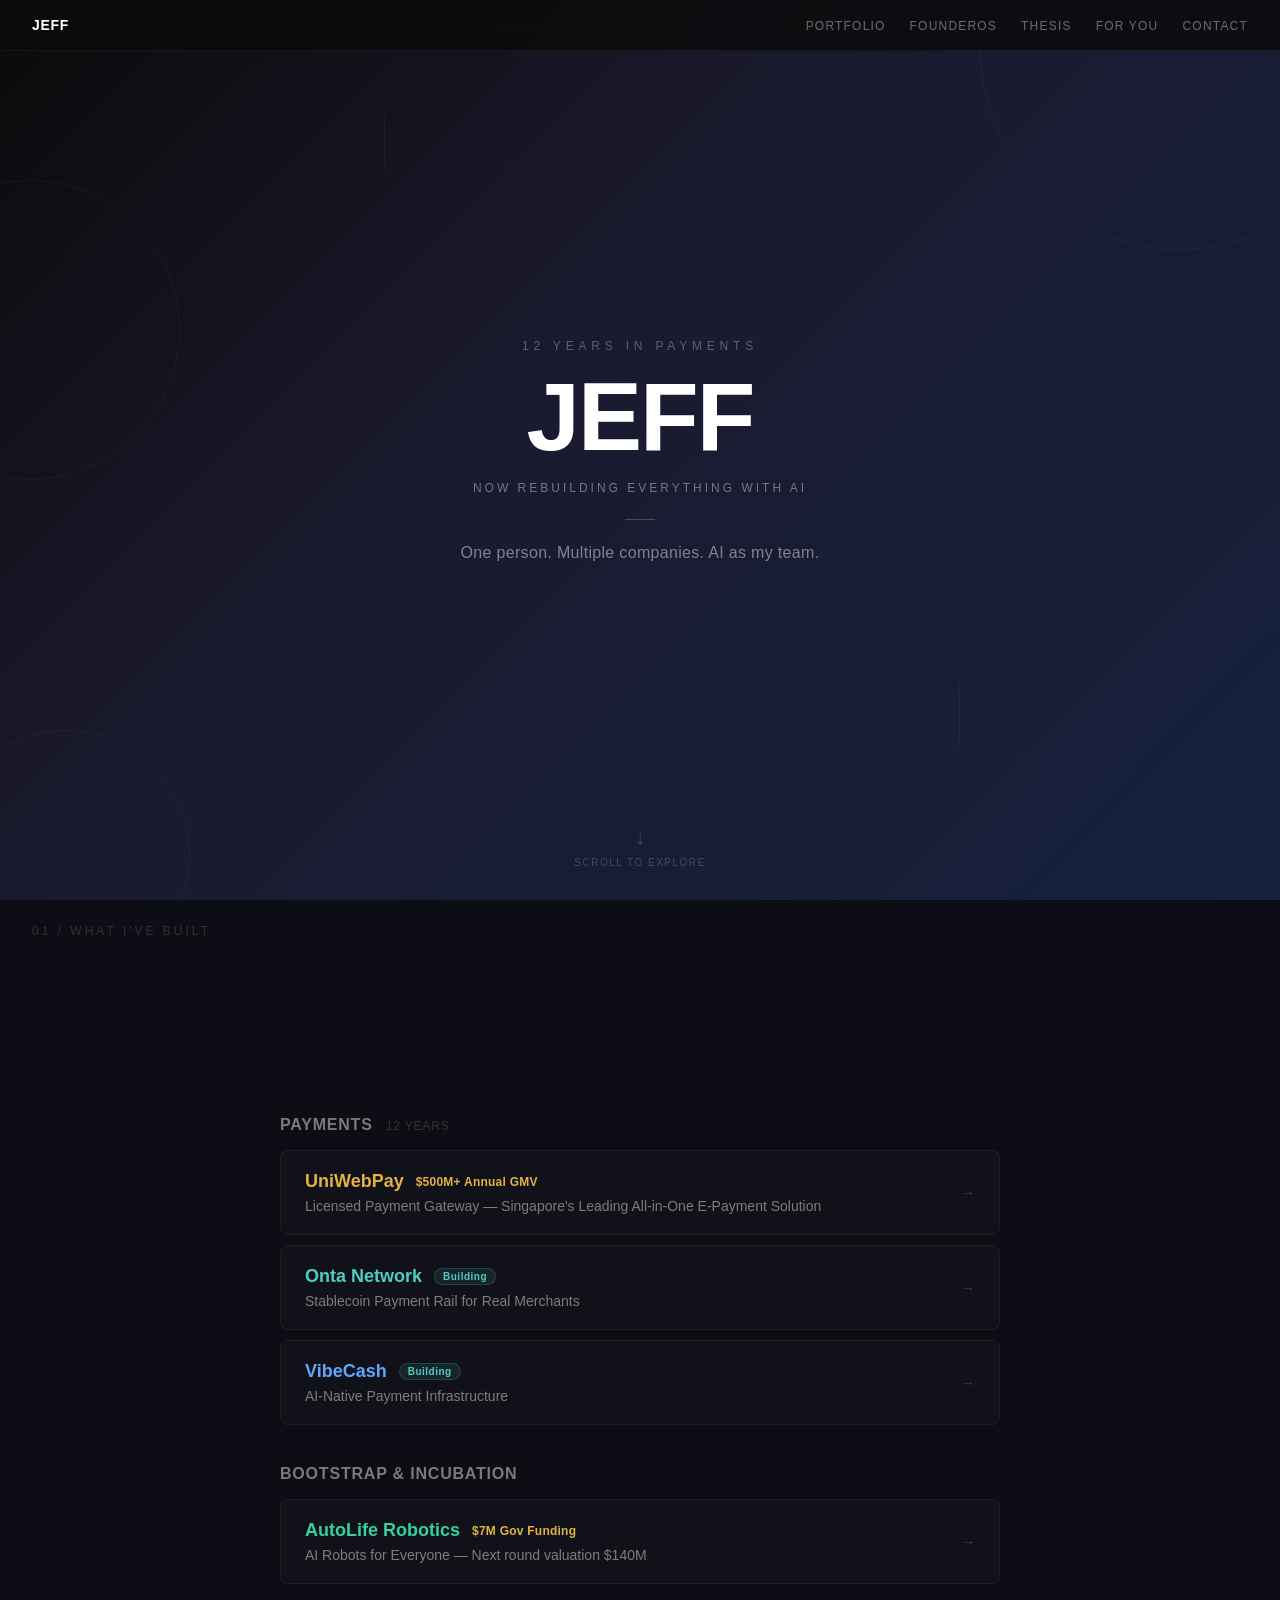
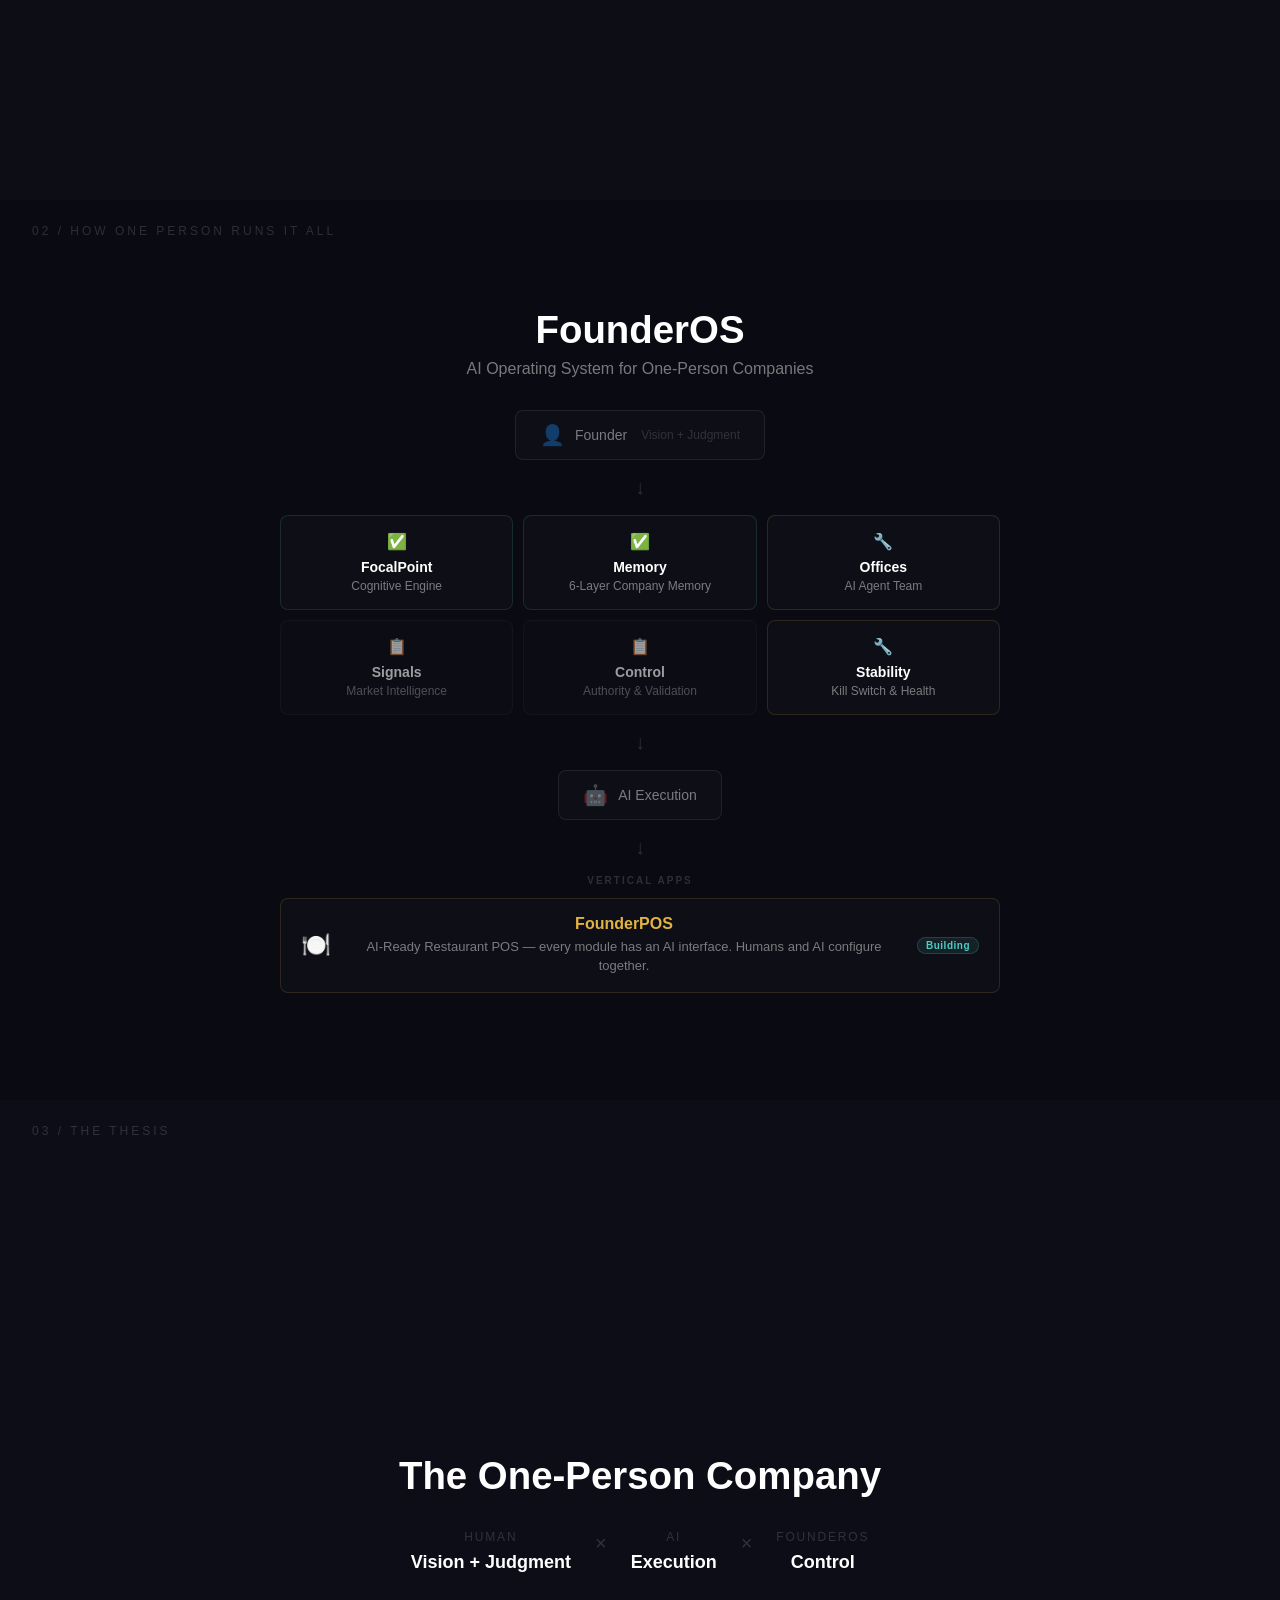
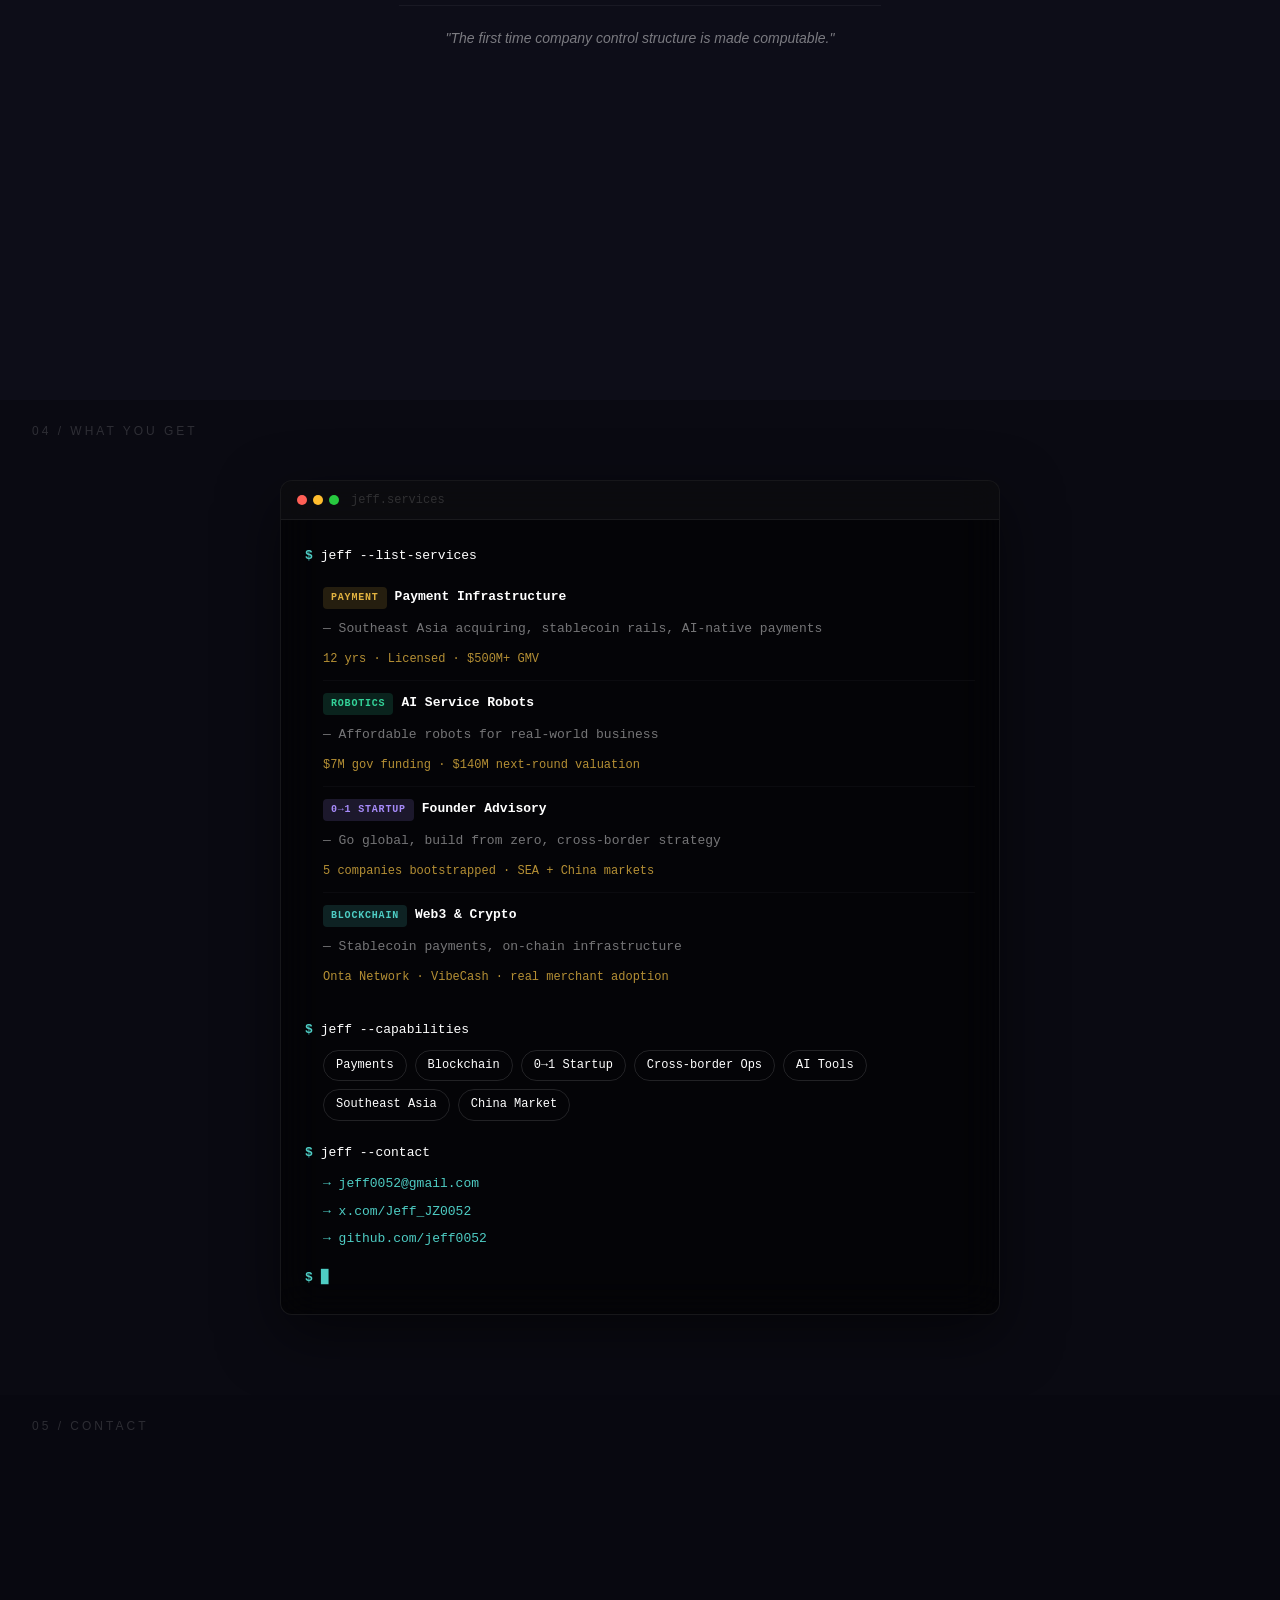
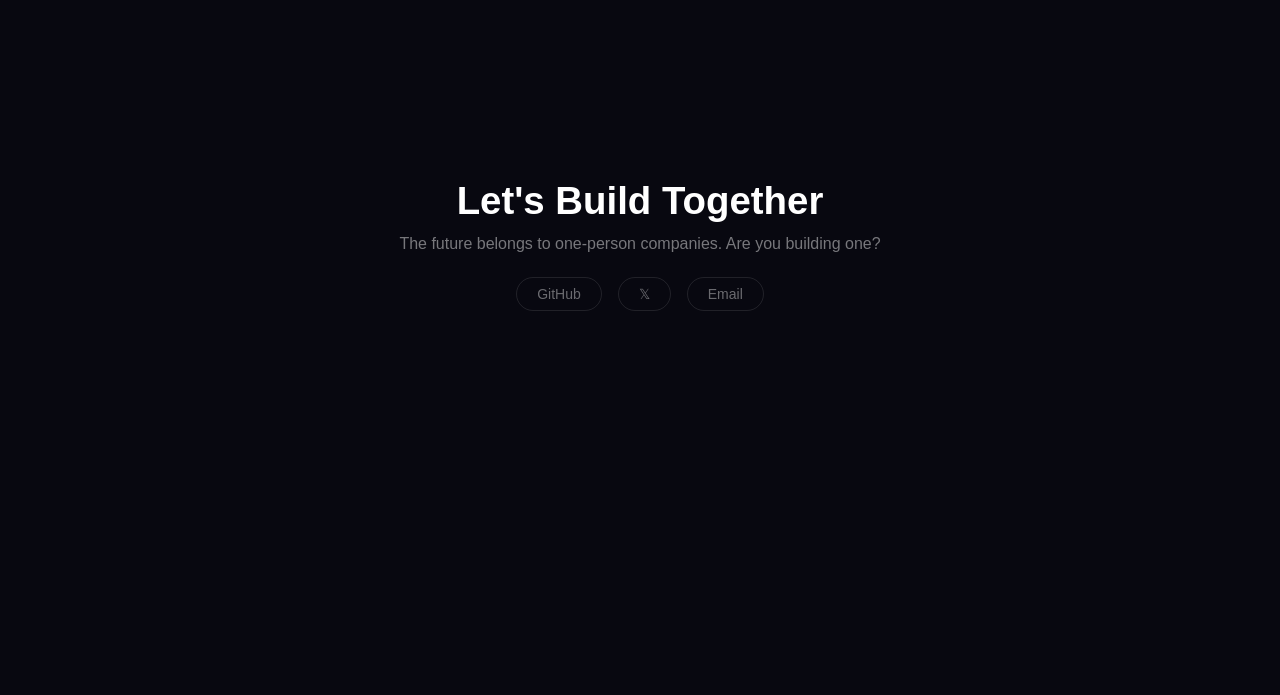
<file: landing-page/index.html>
<!DOCTYPE html>
<html lang="en">
<head>
    <meta charset="UTF-8">
    <meta name="viewport" content="width=device-width, initial-scale=1.0">
    <title>Jeff — 12 Years in Payments. Now Rebuilding Everything with AI.</title>
    <link rel="stylesheet" href="css/style.css">
</head>
<body>
    <!-- Navigation -->
    <nav>
        <div class="logo">JEFF</div>
        <ul class="nav-links">
            <li><a href="#empire">PORTFOLIO</a></li>
            <li><a href="#system">FOUNDEROS</a></li>
            <li><a href="#thesis">THESIS</a></li>
            <li><a href="#value">FOR YOU</a></li>
            <li><a href="#contact">CONTACT</a></li>
        </ul>
    </nav>

    <!-- Hero -->
    <section id="hero" class="section">
        <div class="geo-ring"></div>
        <div class="geo-ring"></div>
        <div class="geo-ring"></div>
        <div class="geo-line"></div>
        <div class="geo-line"></div>
        <div class="hero-content">
            <span class="hero-label">12 YEARS IN PAYMENTS</span>
            <h1 class="hero-title">JEFF</h1>
            <span class="hero-subtitle">NOW REBUILDING EVERYTHING WITH AI</span>
            <div class="hero-divider"></div>
            <p class="hero-tagline">One person. Multiple companies. AI as my team.</p>
        </div>
        <div class="scroll-indicator">
            <span class="arrow">↓</span>
            <span class="scroll-text">SCROLL TO EXPLORE</span>
        </div>
    </section>

    <!-- The Empire -->
    <section id="empire" class="section">
        <span class="section-number">01 / WHAT I'VE BUILT</span>
        <div class="empire-content">
            <!-- Payments -->
            <div class="empire-group fade-in">
                <h2 class="empire-group-title">Payments <span class="empire-years">12 years</span></h2>
                <div class="empire-cards">
                    <a class="empire-card" href="https://www.uniwebpay.com" target="_blank">
                        <div class="empire-card-header">
                            <h3 class="accent-gold">UniWebPay</h3>
                            <span class="empire-stat">$500M+ Annual GMV</span>
                        </div>
                        <p>Licensed Payment Gateway — Singapore's Leading All-in-One E-Payment Solution</p>
                        <span class="arrow">→</span>
                    </a>
                    <a class="empire-card" href="https://onta.network" target="_blank">
                        <div class="empire-card-header">
                            <h3 class="accent-cyan">Onta Network</h3>
                            <span class="empire-badge building">Building</span>
                        </div>
                        <p>Stablecoin Payment Rail for Real Merchants</p>
                        <span class="arrow">→</span>
                    </a>
                    <a class="empire-card" href="https://vibecash.dev" target="_blank">
                        <div class="empire-card-header">
                            <h3 class="accent-blue">VibeCash</h3>
                            <span class="empire-badge building">Building</span>
                        </div>
                        <p>AI-Native Payment Infrastructure</p>
                        <span class="arrow">→</span>
                    </a>
                </div>
            </div>

            <!-- Bootstrap & Incubation -->
            <div class="empire-group fade-in">
                <h2 class="empire-group-title">Bootstrap & Incubation</h2>
                <div class="empire-cards">
                    <a class="empire-card" href="https://autolife.ai" target="_blank">
                        <div class="empire-card-header">
                            <h3 class="accent-green">AutoLife Robotics</h3>
                            <span class="empire-stat">$7M Gov Funding</span>
                        </div>
                        <p>AI Robots for Everyone — Next round valuation $140M</p>
                        <span class="arrow">→</span>
                    </a>
                </div>
            </div>
        </div>
    </section>

    <!-- The System -->
    <section id="system" class="section">
        <span class="section-number">02 / HOW ONE PERSON RUNS IT ALL</span>
        <div class="system-content fade-in">
            <h2>FounderOS</h2>
            <p class="system-subtitle">AI Operating System for One-Person Companies</p>
            <div class="system-diagram">
                <div class="system-founder">
                    <span class="system-icon">👤</span>
                    <span>Founder</span>
                    <span class="system-role">Vision + Judgment</span>
                </div>
                <div class="system-arrow-down">↓</div>
                <div class="system-blocks">
                    <a href="focalpoint/" class="system-block done">
                        <span class="block-status">✅</span>
                        <h4>FocalPoint</h4>
                        <p>Cognitive Engine</p>
                    </a>
                    <div class="system-block done">
                        <span class="block-status">✅</span>
                        <h4>Memory</h4>
                        <p>6-Layer Company Memory</p>
                    </div>
                    <div class="system-block wip">
                        <span class="block-status">🔧</span>
                        <h4>Offices</h4>
                        <p>AI Agent Team</p>
                    </div>
                    <div class="system-block planned">
                        <span class="block-status">📋</span>
                        <h4>Signals</h4>
                        <p>Market Intelligence</p>
                    </div>
                    <div class="system-block planned">
                        <span class="block-status">📋</span>
                        <h4>Control</h4>
                        <p>Authority & Validation</p>
                    </div>
                    <div class="system-block wip">
                        <span class="block-status">🔧</span>
                        <h4>Stability</h4>
                        <p>Kill Switch & Health</p>
                    </div>
                </div>
                <div class="system-arrow-down">↓</div>
                <div class="system-execution">
                    <span class="system-icon">🤖</span>
                    <span>AI Execution</span>
                </div>
                <div class="system-arrow-down">↓</div>
                <div class="system-apps">
                    <span class="system-apps-label">VERTICAL APPS</span>
                    <div class="system-app wip">
                        <span class="app-icon">🍽️</span>
                        <div class="app-info">
                            <h4>FounderPOS</h4>
                            <p>AI-Ready Restaurant POS — every module has an AI interface. Humans and AI configure together.</p>
                        </div>
                        <span class="empire-badge building">Building</span>
                    </div>
                </div>
            </div>
        </div>
    </section>

    <!-- The Thesis -->
    <section id="thesis" class="section">
        <span class="section-number">03 / THE THESIS</span>
        <div class="thesis-content fade-in">
            <h2>The One-Person Company</h2>
            <div class="thesis-pillars">
                <div class="thesis-pillar">
                    <span class="pillar-label">Human</span>
                    <span class="pillar-value">Vision + Judgment</span>
                </div>
                <div class="thesis-divider">×</div>
                <div class="thesis-pillar">
                    <span class="pillar-label">AI</span>
                    <span class="pillar-value">Execution</span>
                </div>
                <div class="thesis-divider">×</div>
                <div class="thesis-pillar">
                    <span class="pillar-label">FounderOS</span>
                    <span class="pillar-value">Control</span>
                </div>
            </div>
            <p class="thesis-quote">"The first time company control structure is made computable."</p>
        </div>
    </section>

    <!-- Value — Terminal Style -->
    <section id="value" class="section">
        <span class="section-number">04 / WHAT YOU GET</span>
        <div class="terminal fade-in">
            <div class="terminal-header">
                <div class="terminal-dots">
                    <span class="dot red"></span>
                    <span class="dot yellow"></span>
                    <span class="dot green"></span>
                </div>
                <span class="terminal-title">jeff.services</span>
            </div>
            <div class="terminal-body">
                <div class="terminal-line">
                    <span class="prompt">$</span>
                    <span class="cmd">jeff --list-services</span>
                </div>
                <div class="terminal-output">
                    <div class="service-block">
                        <span class="service-tag payment">PAYMENT</span>
                        <span class="service-name">Payment Infrastructure</span>
                        <span class="service-desc">— Southeast Asia acquiring, stablecoin rails, AI-native payments</span>
                        <span class="service-proof">12 yrs · Licensed · $500M+ GMV</span>
                    </div>
                    <div class="service-block">
                        <span class="service-tag robot">ROBOTICS</span>
                        <span class="service-name">AI Service Robots</span>
                        <span class="service-desc">— Affordable robots for real-world business</span>
                        <span class="service-proof">$7M gov funding · $140M next-round valuation</span>
                    </div>
                    <div class="service-block">
                        <span class="service-tag startup">0→1 STARTUP</span>
                        <span class="service-name">Founder Advisory</span>
                        <span class="service-desc">— Go global, build from zero, cross-border strategy</span>
                        <span class="service-proof">5 companies bootstrapped · SEA + China markets</span>
                    </div>
                    <div class="service-block">
                        <span class="service-tag blockchain">BLOCKCHAIN</span>
                        <span class="service-name">Web3 & Crypto</span>
                        <span class="service-desc">— Stablecoin payments, on-chain infrastructure</span>
                        <span class="service-proof">Onta Network · VibeCash · real merchant adoption</span>
                    </div>
                </div>
                <div class="terminal-line">
                    <span class="prompt">$</span>
                    <span class="cmd">jeff --capabilities</span>
                </div>
                <div class="terminal-output capabilities">
                    <span class="cap-pill">Payments</span>
                    <span class="cap-pill">Blockchain</span>
                    <span class="cap-pill">0→1 Startup</span>
                    <span class="cap-pill">Cross-border Ops</span>
                    <span class="cap-pill">AI Tools</span>
                    <span class="cap-pill">Southeast Asia</span>
                    <span class="cap-pill">China Market</span>
                </div>
                <div class="terminal-line">
                    <span class="prompt">$</span>
                    <span class="cmd">jeff --contact</span>
                </div>
                <div class="terminal-output contact-output">
                    <a href="mailto:jeff0052@gmail.com" class="terminal-link">→ jeff0052@gmail.com</a>
                    <a href="https://x.com/Jeff_JZ0052" target="_blank" class="terminal-link">→ x.com/Jeff_JZ0052</a>
                    <a href="https://github.com/jeff0052" target="_blank" class="terminal-link">→ github.com/jeff0052</a>
                </div>
                <div class="terminal-line cursor-line">
                    <span class="prompt">$</span>
                    <span class="cursor">▊</span>
                </div>
            </div>
        </div>
    </section>

    <!-- Contact -->
    <section id="contact" class="section">
        <span class="section-number">05 / CONTACT</span>
        <div class="contact-content fade-in">
            <h2>Let's Build Together</h2>
            <p class="contact-tagline">The future belongs to one-person companies. Are you building one?</p>
            <div class="contact-links">
                <a href="https://github.com/jeff0052" target="_blank">GitHub</a>
                <a href="https://x.com/Jeff_JZ0052" target="_blank">𝕏</a>
                <a href="mailto:jeff0052@gmail.com">Email</a>
            </div>
        </div>
    </section>

    <script src="js/main.js" defer></script>
</body>
</html>
</file>
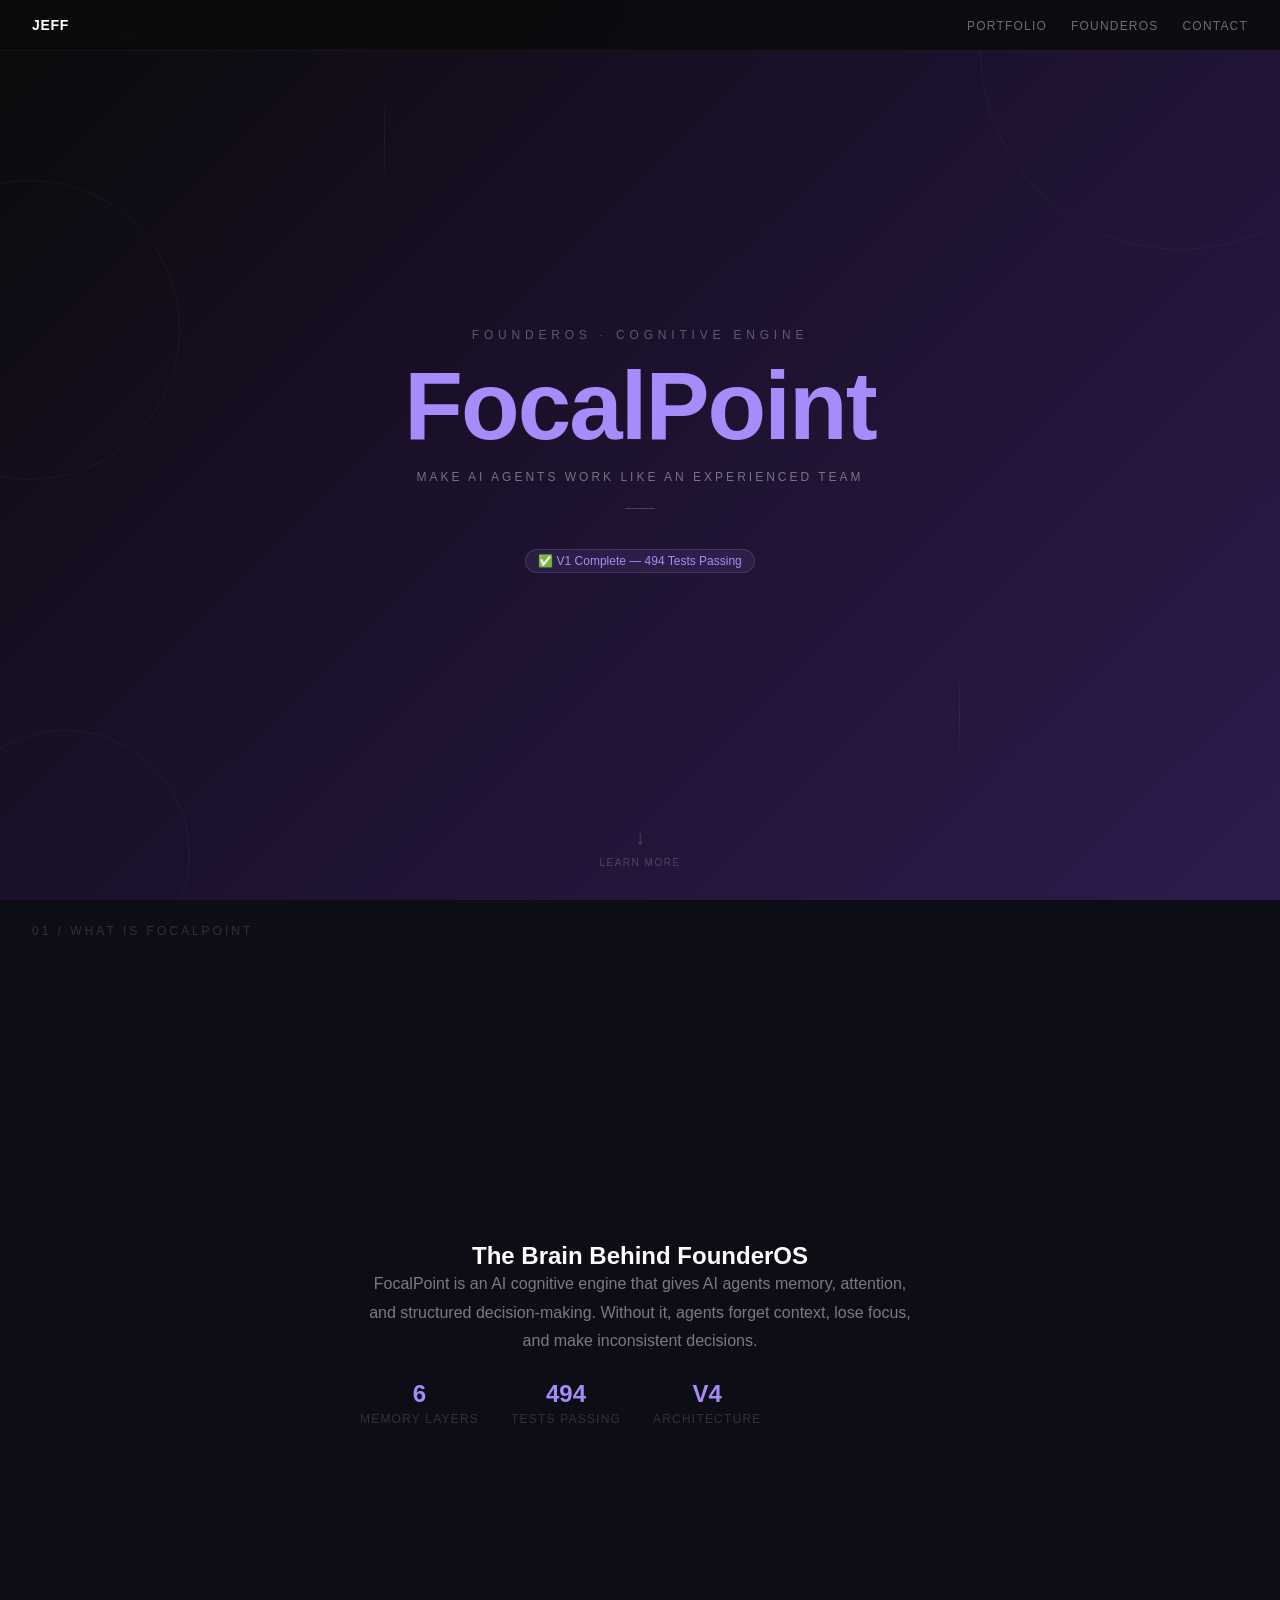
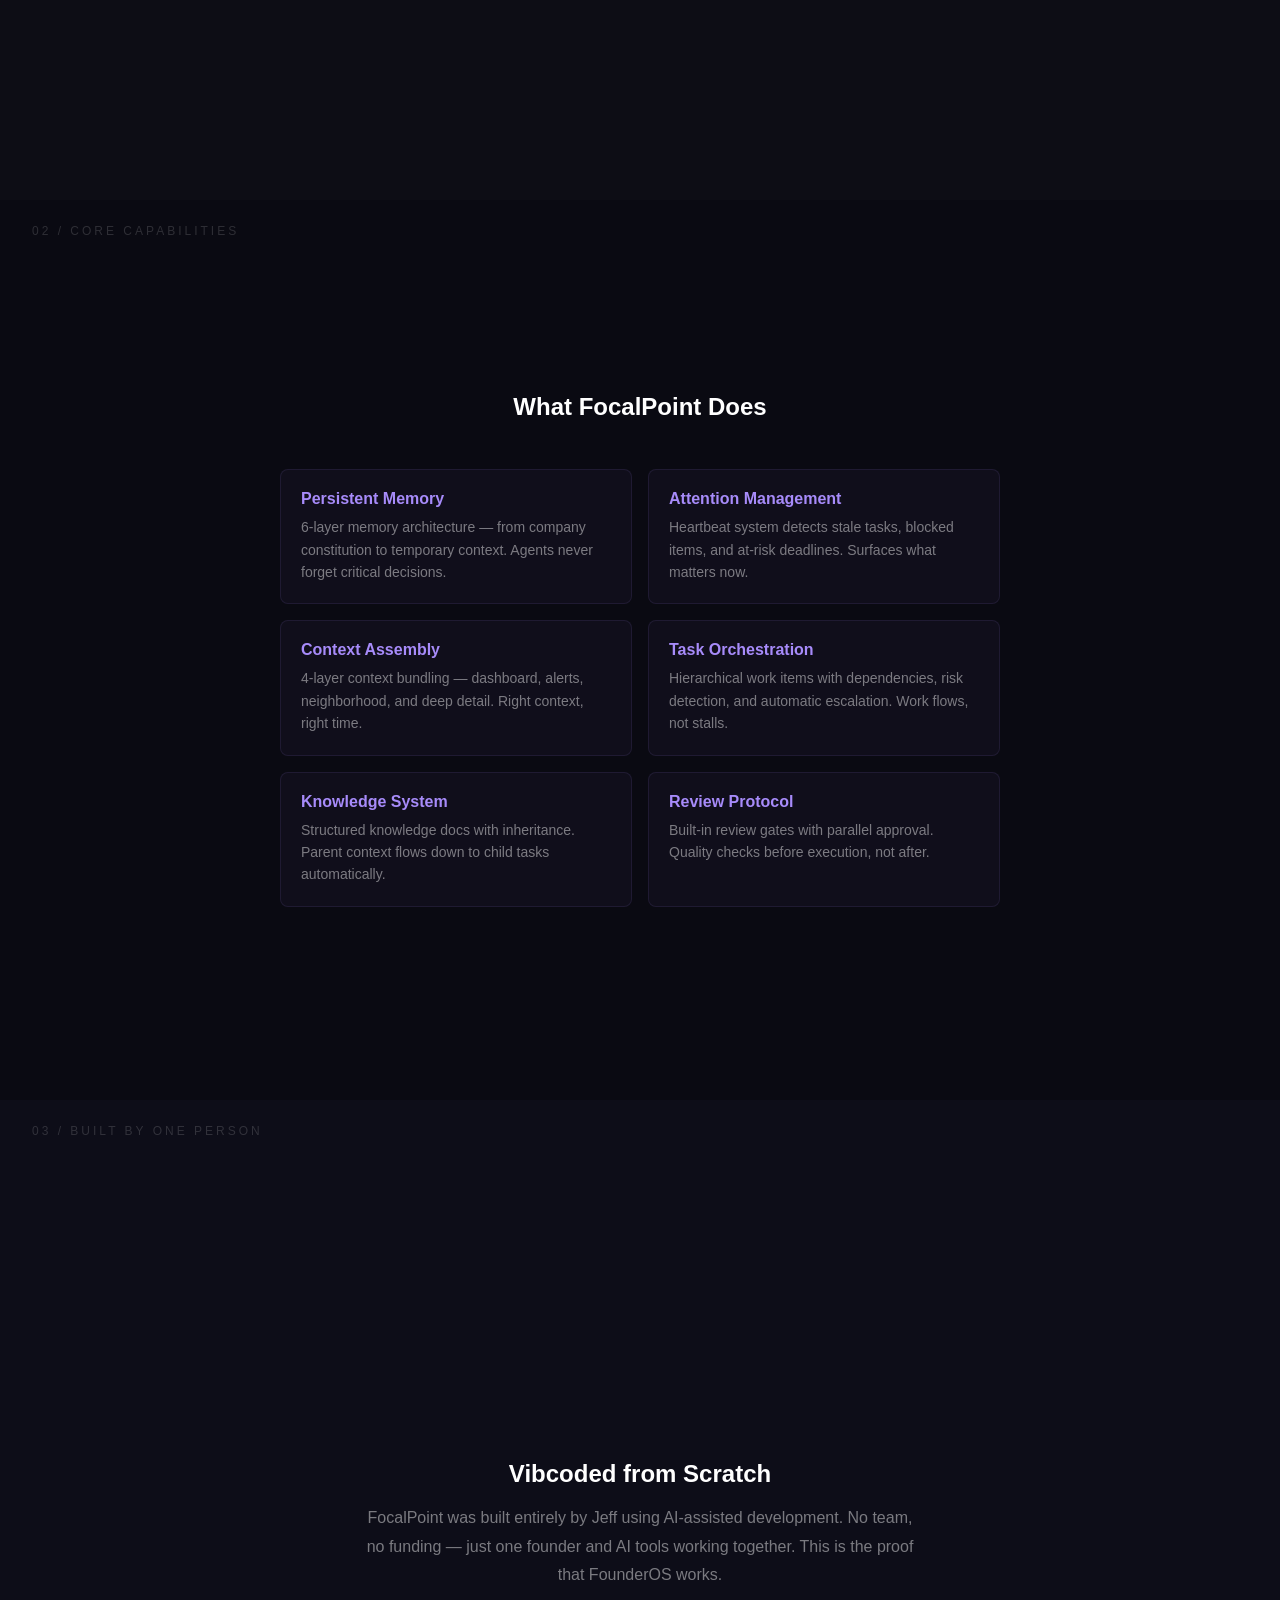
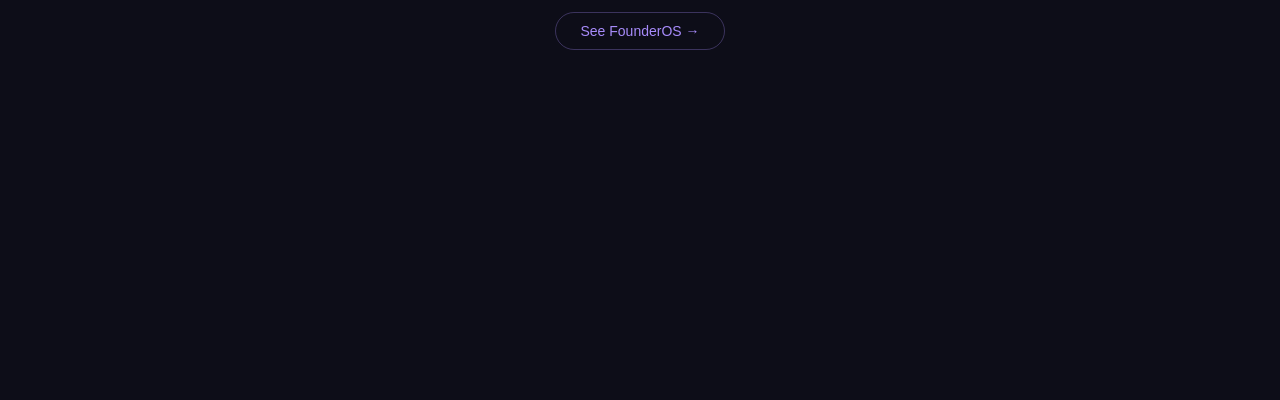
<file: landing-page/focalpoint/index.html>
<!DOCTYPE html>
<html lang="en">
<head>
    <meta charset="UTF-8">
    <meta name="viewport" content="width=device-width, initial-scale=1.0">
    <title>FocalPoint — AI Cognitive Engine</title>
    <link rel="stylesheet" href="../css/style.css">
    <style>
        /* FocalPoint Purple Theme Override */
        #hero {
            background: linear-gradient(135deg, #0a0a0a 0%, #1a1028 40%, #2d1b4e 100%);
        }

        .fp-accent { color: var(--accent-purple); }

        .fp-features {
            width: 100%;
            max-width: 720px;
            display: grid;
            grid-template-columns: repeat(2, 1fr);
            gap: 16px;
            margin-top: 24px;
        }

        .fp-feature {
            background: rgba(167, 139, 250, 0.04);
            border: 1px solid rgba(167, 139, 250, 0.1);
            border-radius: 8px;
            padding: 20px;
            transition: all 0.3s ease;
        }

        .fp-feature:hover {
            border-color: rgba(167, 139, 250, 0.25);
            background: rgba(167, 139, 250, 0.08);
            transform: translateY(-2px);
        }

        .fp-feature h3 {
            font-size: 1rem;
            font-weight: 700;
            margin-bottom: 8px;
            color: var(--accent-purple);
        }

        .fp-feature p {
            font-size: 0.875rem;
            color: var(--text-body);
            line-height: 1.6;
        }

        .fp-status {
            display: inline-block;
            font-size: 0.75rem;
            padding: 4px 12px;
            border-radius: 12px;
            background: rgba(167, 139, 250, 0.1);
            color: var(--accent-purple);
            border: 1px solid rgba(167, 139, 250, 0.2);
            margin-top: 16px;
        }

        .fp-back {
            position: absolute;
            top: 24px;
            left: 32px;
            font-size: 0.75rem;
            color: rgba(255, 255, 255, 0.3);
            text-decoration: none;
            letter-spacing: 0.1em;
            transition: color 0.3s ease;
        }

        .fp-back:hover { color: var(--text-primary); }

        .fp-description {
            max-width: 560px;
            text-align: center;
            margin-bottom: 32px;
        }

        .fp-description p {
            font-size: 1rem;
            color: var(--text-body);
            line-height: 1.8;
        }

        .fp-stats {
            display: flex;
            gap: 32px;
            margin-top: 24px;
        }

        .fp-stat {
            text-align: center;
        }

        .fp-stat-value {
            font-size: 1.5rem;
            font-weight: 800;
            color: var(--accent-purple);
        }

        .fp-stat-label {
            font-size: 0.75rem;
            color: var(--text-muted);
            letter-spacing: 0.1em;
            margin-top: 4px;
        }

        @media (max-width: 768px) {
            .fp-features { grid-template-columns: 1fr; }
            .fp-stats { flex-direction: column; gap: 16px; }
            .fp-back { left: 16px; top: 16px; }
        }
    </style>
</head>
<body>
    <!-- Navigation -->
    <nav>
        <a href="../" class="logo" style="text-decoration:none;">JEFF</a>
        <ul class="nav-links">
            <li><a href="../#empire">PORTFOLIO</a></li>
            <li><a href="../#system">FOUNDEROS</a></li>
            <li><a href="../#contact">CONTACT</a></li>
        </ul>
    </nav>

    <!-- Hero -->
    <section id="hero" class="section">
        <div class="geo-ring"></div>
        <div class="geo-ring"></div>
        <div class="geo-ring"></div>
        <div class="geo-line"></div>
        <div class="geo-line"></div>
        <a href="../" class="fp-back">← BACK TO JEFF</a>
        <div class="hero-content">
            <span class="hero-label">FOUNDEROS · COGNITIVE ENGINE</span>
            <h1 class="hero-title fp-accent">FocalPoint</h1>
            <span class="hero-subtitle">MAKE AI AGENTS WORK LIKE AN EXPERIENCED TEAM</span>
            <div class="hero-divider"></div>
            <span class="fp-status">✅ V1 Complete — 494 Tests Passing</span>
        </div>
        <div class="scroll-indicator">
            <span class="arrow">↓</span>
            <span class="scroll-text">LEARN MORE</span>
        </div>
    </section>

    <!-- What is FocalPoint -->
    <section id="about" class="section" style="background: var(--bg-section-1);">
        <span class="section-number">01 / WHAT IS FOCALPOINT</span>
        <div class="fp-description fade-in">
            <h2>The Brain Behind FounderOS</h2>
            <p>FocalPoint is an AI cognitive engine that gives AI agents memory, attention, and structured decision-making. Without it, agents forget context, lose focus, and make inconsistent decisions.</p>
            <div class="fp-stats">
                <div class="fp-stat">
                    <div class="fp-stat-value">6</div>
                    <div class="fp-stat-label">MEMORY LAYERS</div>
                </div>
                <div class="fp-stat">
                    <div class="fp-stat-value">494</div>
                    <div class="fp-stat-label">TESTS PASSING</div>
                </div>
                <div class="fp-stat">
                    <div class="fp-stat-value">V4</div>
                    <div class="fp-stat-label">ARCHITECTURE</div>
                </div>
            </div>
        </div>
    </section>

    <!-- Core Capabilities -->
    <section id="features" class="section" style="background: var(--bg-section-2);">
        <span class="section-number">02 / CORE CAPABILITIES</span>
        <div class="fade-in" style="text-align:center; margin-bottom: 24px;">
            <h2>What FocalPoint Does</h2>
        </div>
        <div class="fp-features fade-in">
            <div class="fp-feature">
                <h3>Persistent Memory</h3>
                <p>6-layer memory architecture — from company constitution to temporary context. Agents never forget critical decisions.</p>
            </div>
            <div class="fp-feature">
                <h3>Attention Management</h3>
                <p>Heartbeat system detects stale tasks, blocked items, and at-risk deadlines. Surfaces what matters now.</p>
            </div>
            <div class="fp-feature">
                <h3>Context Assembly</h3>
                <p>4-layer context bundling — dashboard, alerts, neighborhood, and deep detail. Right context, right time.</p>
            </div>
            <div class="fp-feature">
                <h3>Task Orchestration</h3>
                <p>Hierarchical work items with dependencies, risk detection, and automatic escalation. Work flows, not stalls.</p>
            </div>
            <div class="fp-feature">
                <h3>Knowledge System</h3>
                <p>Structured knowledge docs with inheritance. Parent context flows down to child tasks automatically.</p>
            </div>
            <div class="fp-feature">
                <h3>Review Protocol</h3>
                <p>Built-in review gates with parallel approval. Quality checks before execution, not after.</p>
            </div>
        </div>
    </section>

    <!-- Built With -->
    <section id="built" class="section" style="background: var(--bg-section-3);">
        <span class="section-number">03 / BUILT BY ONE PERSON</span>
        <div class="fade-in" style="text-align:center; max-width: 560px;">
            <h2>Vibcoded from Scratch</h2>
            <p style="color: var(--text-body); line-height: 1.8; margin-top: 16px;">FocalPoint was built entirely by Jeff using AI-assisted development. No team, no funding — just one founder and AI tools working together. This is the proof that FounderOS works.</p>
            <div style="margin-top: 32px;">
                <a href="../#system" style="font-size: 0.875rem; color: var(--accent-purple); text-decoration: none; border: 1px solid rgba(167, 139, 250, 0.3); padding: 10px 24px; border-radius: 24px; transition: all 0.3s ease;">See FounderOS →</a>
            </div>
        </div>
    </section>

    <script src="../js/main.js" defer></script>
</body>
</html>
</file>
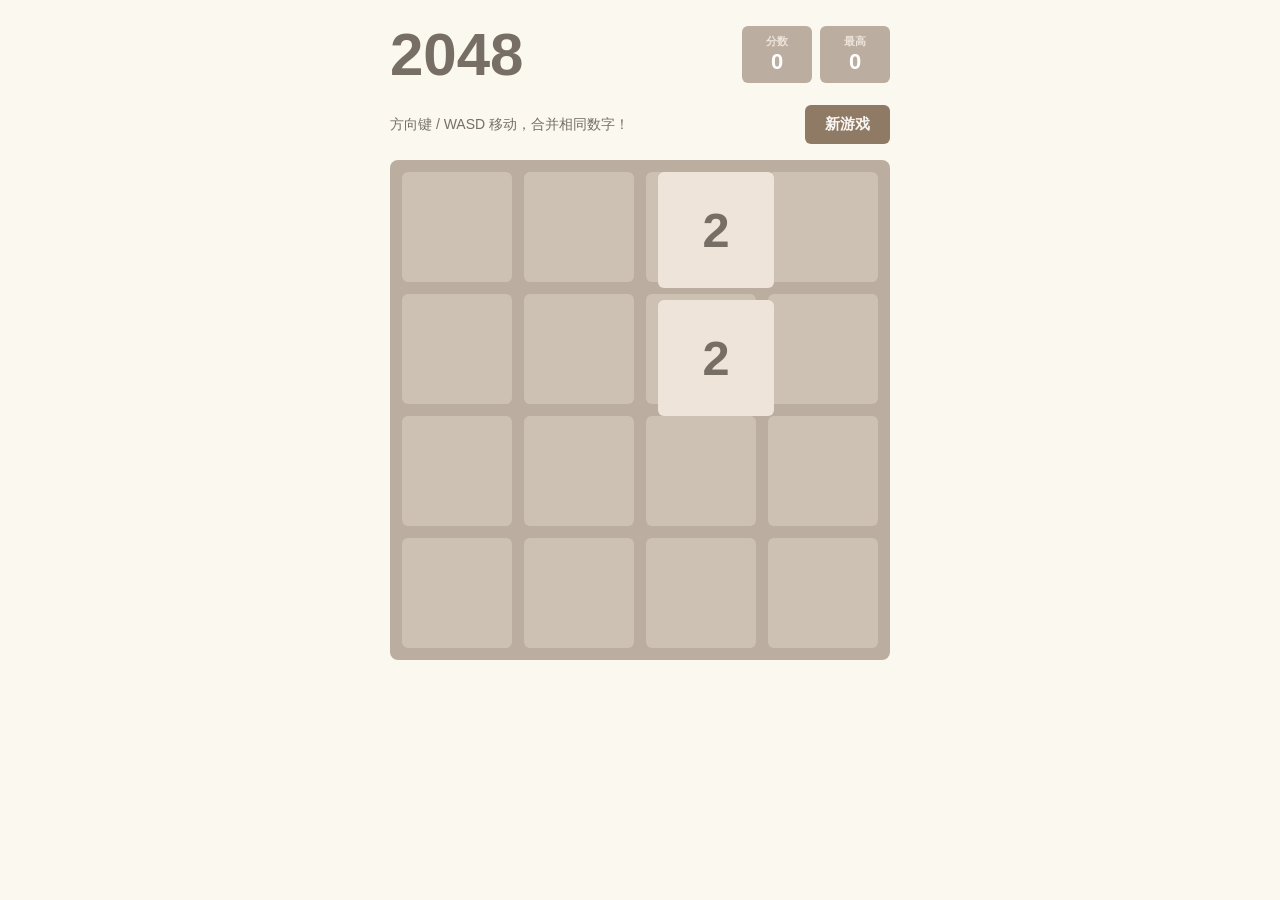
<file: 2048.html>
<!DOCTYPE html>
<html lang="zh-CN">
<head>
<meta charset="UTF-8">
<meta name="viewport" content="width=device-width, initial-scale=1.0">
<title>2048</title>
<style>
  * { box-sizing: border-box; margin: 0; padding: 0; }

  body {
    background: #faf8ef;
    font-family: "Clear Sans", "Helvetica Neue", Arial, sans-serif;
    display: flex;
    flex-direction: column;
    align-items: center;
    min-height: 100vh;
    padding: 20px;
  }

  header {
    width: 100%;
    max-width: 500px;
    display: flex;
    justify-content: space-between;
    align-items: center;
    margin-bottom: 16px;
  }

  h1 {
    font-size: 60px;
    font-weight: 700;
    color: #776e65;
  }

  .scores {
    display: flex;
    gap: 8px;
  }

  .score-box {
    background: #bbada0;
    border-radius: 6px;
    padding: 8px 16px;
    text-align: center;
    min-width: 70px;
  }

  .score-label {
    font-size: 11px;
    color: #eee4da;
    text-transform: uppercase;
    font-weight: 700;
  }

  .score-value {
    font-size: 22px;
    font-weight: 700;
    color: #fff;
  }

  .controls {
    width: 100%;
    max-width: 500px;
    display: flex;
    justify-content: space-between;
    align-items: center;
    margin-bottom: 16px;
  }

  .hint {
    font-size: 14px;
    color: #776e65;
  }

  button {
    background: #8f7a66;
    color: #f9f6f2;
    border: none;
    border-radius: 6px;
    padding: 10px 20px;
    font-size: 15px;
    font-weight: 700;
    cursor: pointer;
    transition: background 0.15s;
  }

  button:hover { background: #7a6a56; }

  .board-wrapper {
    position: relative;
  }

  .board {
    background: #bbada0;
    border-radius: 8px;
    padding: 12px;
    display: grid;
    grid-template-columns: repeat(4, 1fr);
    gap: 12px;
    width: min(500px, 96vw);
    aspect-ratio: 1;
  }

  .cell {
    background: rgba(238, 228, 218, 0.35);
    border-radius: 6px;
  }

  .tile-container {
    position: absolute;
    top: 12px;
    left: 12px;
    right: 12px;
    bottom: 12px;
    pointer-events: none;
  }

  .tile {
    position: absolute;
    border-radius: 6px;
    display: flex;
    align-items: center;
    justify-content: center;
    font-weight: 700;
    transition: transform 0.1s ease, left 0.1s ease, top 0.1s ease;
    animation: pop 0.15s ease;
  }

  @keyframes pop {
    0%   { transform: scale(0); }
    50%  { transform: scale(1.1); }
    100% { transform: scale(1); }
  }

  .tile.merged { animation: merge 0.15s ease; }

  @keyframes merge {
    0%   { transform: scale(1); }
    50%  { transform: scale(1.2); }
    100% { transform: scale(1); }
  }

  .overlay {
    position: absolute;
    inset: 0;
    background: rgba(250, 248, 239, 0.75);
    border-radius: 8px;
    display: flex;
    flex-direction: column;
    align-items: center;
    justify-content: center;
    gap: 16px;
    opacity: 0;
    pointer-events: none;
    transition: opacity 0.3s;
  }

  .overlay.show {
    opacity: 1;
    pointer-events: all;
  }

  .overlay-title {
    font-size: 52px;
    font-weight: 700;
    color: #776e65;
  }

  .overlay button {
    font-size: 18px;
    padding: 12px 28px;
  }
</style>
</head>
<body>

<header>
  <h1>2048</h1>
  <div class="scores">
    <div class="score-box">
      <div class="score-label">分数</div>
      <div class="score-value" id="score">0</div>
    </div>
    <div class="score-box">
      <div class="score-label">最高</div>
      <div class="score-value" id="best">0</div>
    </div>
  </div>
</header>

<div class="controls">
  <span class="hint">方向键 / WASD 移动，合并相同数字！</span>
  <button id="new-game">新游戏</button>
</div>

<div class="board-wrapper">
  <div class="board" id="board"></div>
  <div class="tile-container" id="tile-container"></div>
  <div class="overlay" id="overlay">
    <div class="overlay-title" id="overlay-title"></div>
    <button id="overlay-btn">再来一局</button>
  </div>
</div>

<script>
const SIZE = 4;
let grid, score, best, won, over;

const boardEl = document.getElementById('board');
const tileContainer = document.getElementById('tile-container');
const scoreEl = document.getElementById('score');
const bestEl = document.getElementById('best');
const overlay = document.getElementById('overlay');
const overlayTitle = document.getElementById('overlay-title');

// Build background cells
for (let i = 0; i < SIZE * SIZE; i++) {
  const cell = document.createElement('div');
  cell.className = 'cell';
  boardEl.appendChild(cell);
}

function init() {
  grid = Array.from({ length: SIZE }, () => Array(SIZE).fill(0));
  score = 0;
  won = false;
  over = false;
  overlay.classList.remove('show');
  best = parseInt(localStorage.getItem('2048-best') || '0');
  updateScore();
  addTile();
  addTile();
  render();
}

function addTile() {
  const empty = [];
  for (let r = 0; r < SIZE; r++)
    for (let c = 0; c < SIZE; c++)
      if (!grid[r][c]) empty.push([r, c]);
  if (!empty.length) return;
  const [r, c] = empty[Math.floor(Math.random() * empty.length)];
  grid[r][c] = Math.random() < 0.9 ? 2 : 4;
  return [r, c];
}

// Tile size calculation
function tileSize() {
  const board = boardEl.getBoundingClientRect();
  const gap = 12;
  return (board.width - gap * (SIZE - 1)) / SIZE;
}

function tilePos(r, c) {
  const sz = tileSize();
  const gap = 12;
  return { top: r * (sz + gap), left: c * (sz + gap) };
}

function render() {
  tileContainer.innerHTML = '';
  const sz = tileSize();
  for (let r = 0; r < SIZE; r++) {
    for (let c = 0; c < SIZE; c++) {
      const val = grid[r][c];
      if (!val) continue;
      const tile = document.createElement('div');
      tile.className = 'tile';
      tile.textContent = val;
      const pos = tilePos(r, c);
      tile.style.cssText = `
        top: ${pos.top}px;
        left: ${pos.left}px;
        width: ${sz}px;
        height: ${sz}px;
        font-size: ${sz < 80 ? sz * 0.38 : sz * 0.42}px;
        ${tileStyle(val)}
      `;
      tileContainer.appendChild(tile);
    }
  }
}

function tileStyle(val) {
  const styles = {
    2:    'background:#eee4da; color:#776e65;',
    4:    'background:#ede0c8; color:#776e65;',
    8:    'background:#f2b179; color:#f9f6f2;',
    16:   'background:#f59563; color:#f9f6f2;',
    32:   'background:#f67c5f; color:#f9f6f2;',
    64:   'background:#f65e3b; color:#f9f6f2;',
    128:  'background:#edcf72; color:#f9f6f2;',
    256:  'background:#edcc61; color:#f9f6f2;',
    512:  'background:#edc850; color:#f9f6f2;',
    1024: 'background:#edc53f; color:#f9f6f2;',
    2048: 'background:#edc22e; color:#f9f6f2;',
  };
  return styles[val] || 'background:#3c3a32; color:#f9f6f2;';
}

function updateScore() {
  scoreEl.textContent = score;
  if (score > best) {
    best = score;
    localStorage.setItem('2048-best', best);
  }
  bestEl.textContent = best;
}

// Slide & merge a single row left
function slideRow(row) {
  let arr = row.filter(x => x);
  let gained = 0;
  for (let i = 0; i < arr.length - 1; i++) {
    if (arr[i] === arr[i + 1]) {
      arr[i] *= 2;
      gained += arr[i];
      arr.splice(i + 1, 1);
    }
  }
  while (arr.length < SIZE) arr.push(0);
  return { row: arr, gained };
}

function move(dir) {
  if (over) return;
  let moved = false;
  let totalGained = 0;

  // Normalize: always operate on rows going left
  const rotated = rotate(grid, dir);

  for (let r = 0; r < SIZE; r++) {
    const orig = [...rotated[r]];
    const { row, gained } = slideRow(rotated[r]);
    rotated[r] = row;
    totalGained += gained;
    if (row.some((v, i) => v !== orig[i])) moved = true;
  }

  if (!moved) return;

  grid = unrotate(rotated, dir);
  score += totalGained;
  updateScore();

  const newPos = addTile();
  render();

  // Win check
  if (!won && grid.flat().includes(2048)) {
    won = true;
    setTimeout(() => showOverlay('你赢了!'), 200);
    return;
  }

  // Game over check
  if (!canMove()) {
    over = true;
    setTimeout(() => showOverlay('游戏结束'), 200);
  }
}

function rotate(g, dir) {
  // Return a version of g such that "left" equals the desired dir
  if (dir === 'left')  return g.map(r => [...r]);
  if (dir === 'right') return g.map(r => [...r].reverse());
  if (dir === 'up')    return transpose(g).map(r => [...r]);
  if (dir === 'down')  return transpose(g).map(r => [...r].reverse());
}

function unrotate(g, dir) {
  if (dir === 'left')  return g.map(r => [...r]);
  if (dir === 'right') return g.map(r => [...r].reverse());
  if (dir === 'up')    return transpose(g.map(r => [...r]));
  if (dir === 'down')  return transpose(g.map(r => [...r].reverse()));
}

function transpose(g) {
  return g[0].map((_, c) => g.map(r => r[c]));
}

function canMove() {
  for (let r = 0; r < SIZE; r++)
    for (let c = 0; c < SIZE; c++) {
      if (!grid[r][c]) return true;
      if (c + 1 < SIZE && grid[r][c] === grid[r][c + 1]) return true;
      if (r + 1 < SIZE && grid[r][c] === grid[r + 1][c]) return true;
    }
  return false;
}

function showOverlay(msg) {
  overlayTitle.textContent = msg;
  overlay.classList.add('show');
}

// Keyboard
document.addEventListener('keydown', e => {
  const map = {
    ArrowLeft: 'left', ArrowRight: 'right', ArrowUp: 'up', ArrowDown: 'down',
    a: 'left', d: 'right', w: 'up', s: 'down',
    A: 'left', D: 'right', W: 'up', S: 'down',
  };
  if (map[e.key]) { e.preventDefault(); move(map[e.key]); }
});

// Touch swipe
let touchStart = null;
document.addEventListener('touchstart', e => {
  touchStart = { x: e.touches[0].clientX, y: e.touches[0].clientY };
}, { passive: true });

document.addEventListener('touchend', e => {
  if (!touchStart) return;
  const dx = e.changedTouches[0].clientX - touchStart.x;
  const dy = e.changedTouches[0].clientY - touchStart.y;
  touchStart = null;
  if (Math.abs(dx) < 20 && Math.abs(dy) < 20) return;
  if (Math.abs(dx) > Math.abs(dy)) move(dx > 0 ? 'right' : 'left');
  else move(dy > 0 ? 'down' : 'up');
}, { passive: true });

document.getElementById('new-game').addEventListener('click', init);
document.getElementById('overlay-btn').addEventListener('click', init);

init();
</script>
</body>
</html>
</file>
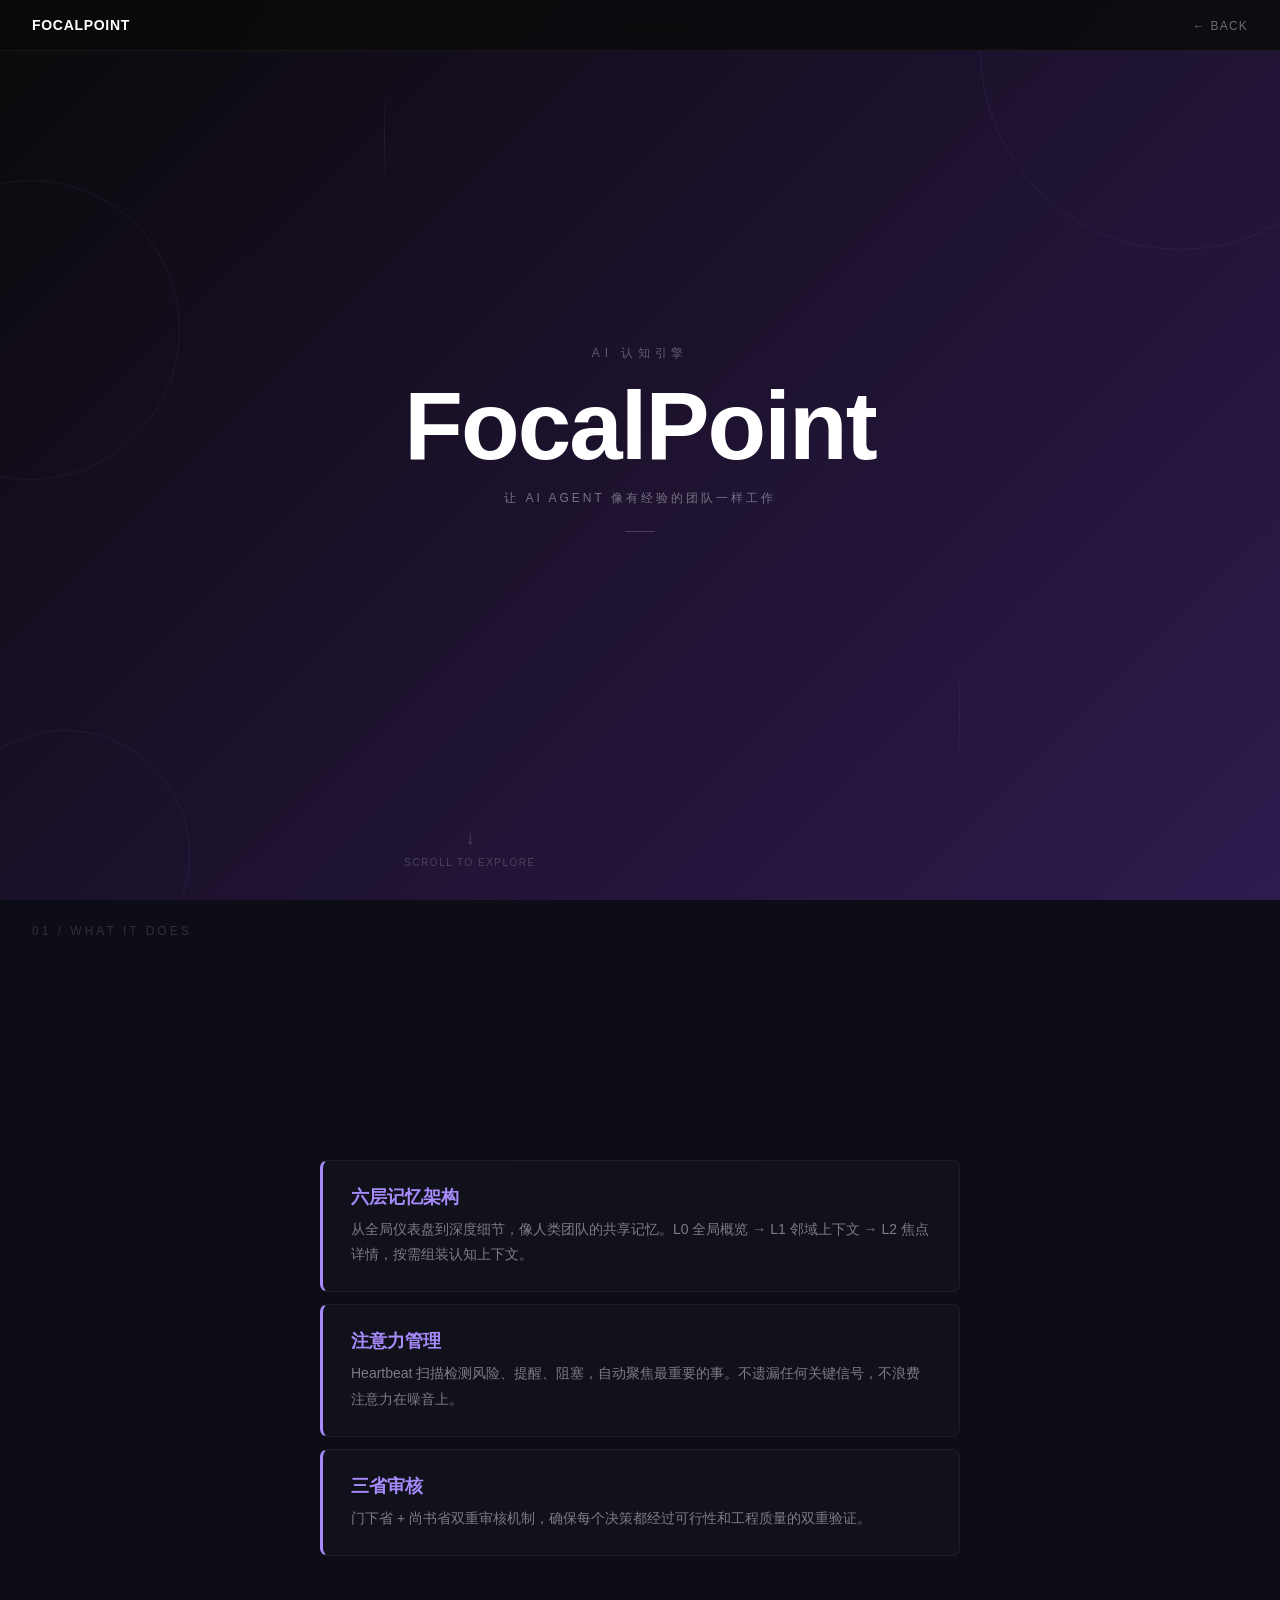
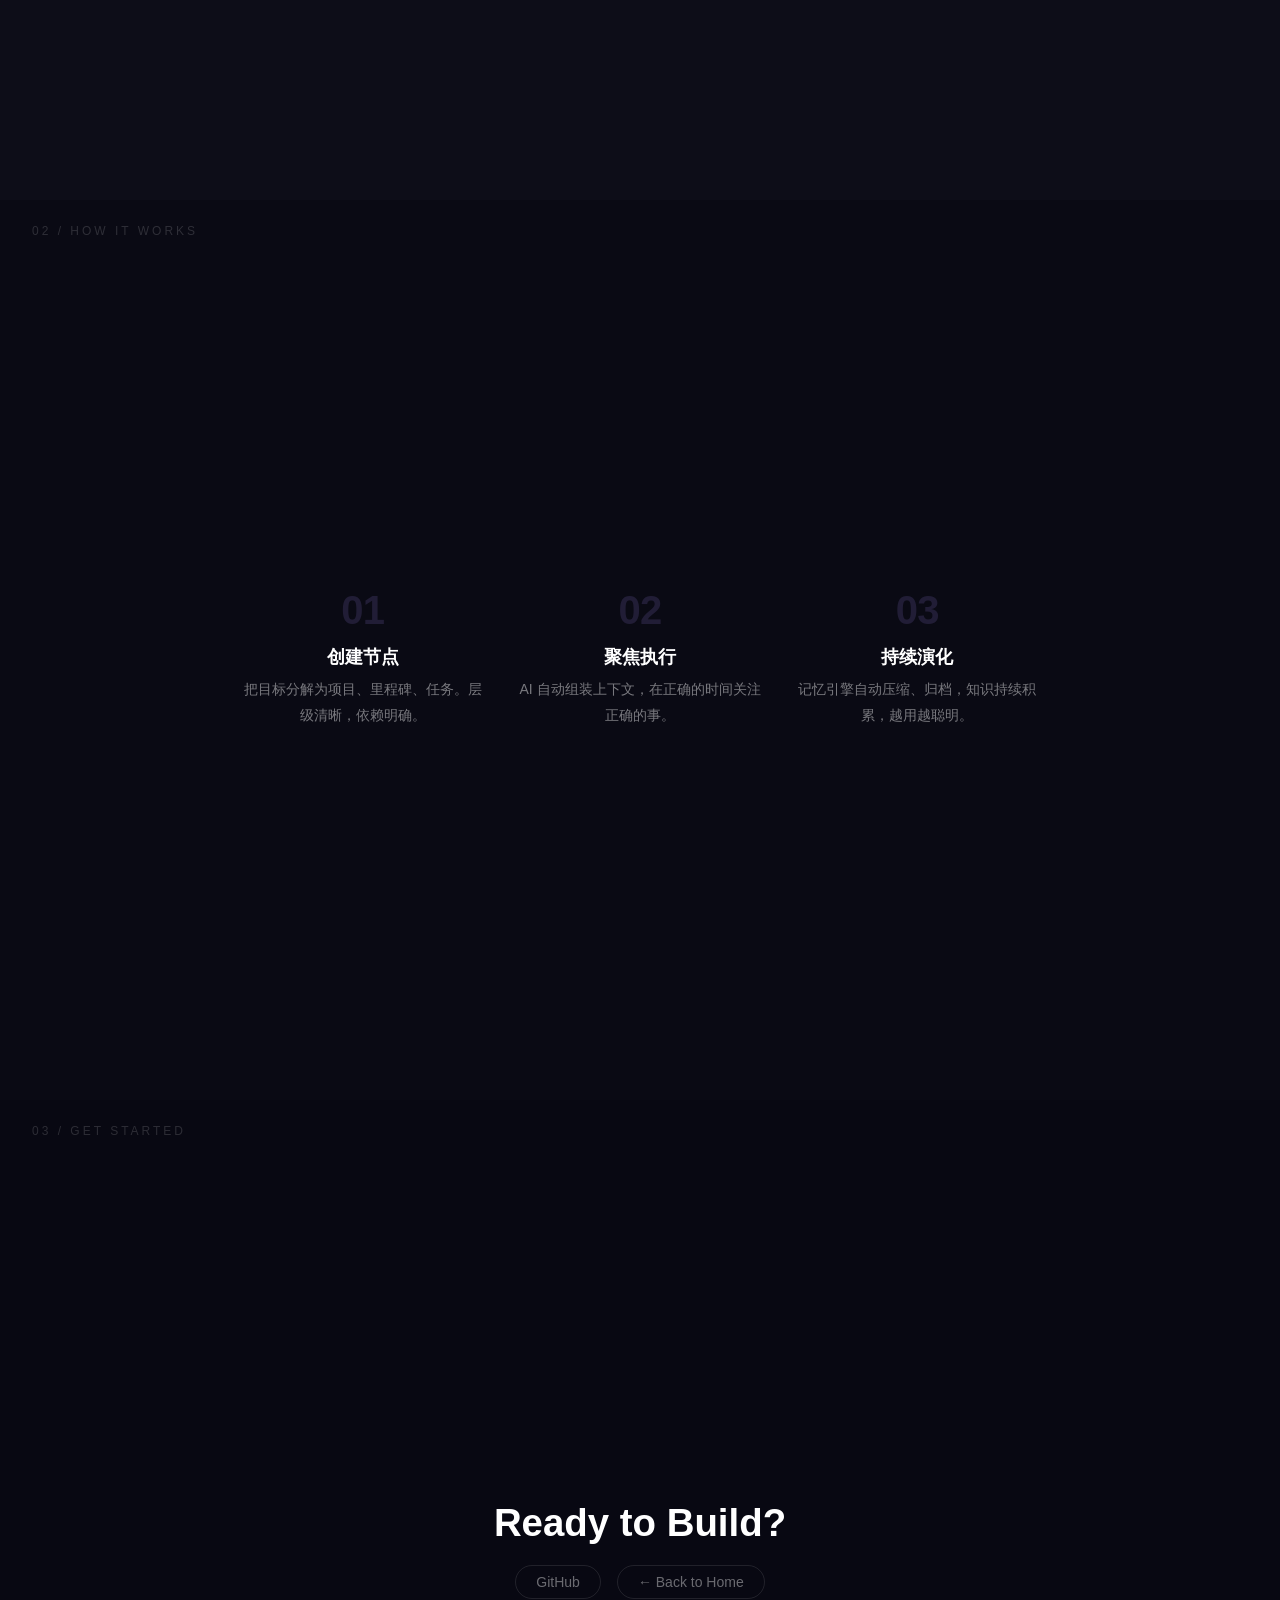
<file: landing-page/focalpoint.html>
<!DOCTYPE html>
<html lang="zh">
<head>
    <meta charset="UTF-8">
    <meta name="viewport" content="width=device-width, initial-scale=1.0">
    <title>FocalPoint — AI 认知引擎</title>
    <link rel="stylesheet" href="css/style.css">
    <link rel="stylesheet" href="css/focalpoint.css">
</head>
<body>
    <!-- Navigation -->
    <nav>
        <div class="logo">FOCALPOINT</div>
        <ul class="nav-links">
            <li><a href="index.html">← BACK</a></li>
        </ul>
    </nav>

    <!-- Hero Section -->
    <section id="fp-hero" class="section fp-section">
        <div class="geo-ring fp-ring"></div>
        <div class="geo-ring fp-ring"></div>
        <div class="geo-ring fp-ring"></div>
        <div class="geo-line fp-line"></div>
        <div class="geo-line fp-line"></div>

        <div class="hero-content" style="text-align: center;">
            <span class="hero-label">AI 认知引擎</span>
            <h1 class="hero-title">FocalPoint</h1>
            <span class="hero-subtitle">让 AI AGENT 像有经验的团队一样工作</span>
            <div class="hero-divider"></div>
            <div class="scroll-indicator">
                <span class="arrow">↓</span>
                <span class="scroll-text">SCROLL TO EXPLORE</span>
            </div>
        </div>
    </section>

    <!-- What It Does Section -->
    <section id="fp-features" class="section fp-section">
        <span class="section-number">01 / WHAT IT DOES</span>
        <div class="fp-features-grid">
            <div class="fp-feature-card fade-in">
                <h3>六层记忆架构</h3>
                <p>从全局仪表盘到深度细节，像人类团队的共享记忆。L0 全局概览 → L1 邻域上下文 → L2 焦点详情，按需组装认知上下文。</p>
            </div>
            <div class="fp-feature-card fade-in">
                <h3>注意力管理</h3>
                <p>Heartbeat 扫描检测风险、提醒、阻塞，自动聚焦最重要的事。不遗漏任何关键信号，不浪费注意力在噪音上。</p>
            </div>
            <div class="fp-feature-card fade-in">
                <h3>三省审核</h3>
                <p>门下省 + 尚书省双重审核机制，确保每个决策都经过可行性和工程质量的双重验证。</p>
            </div>
        </div>
    </section>

    <!-- How It Works Section -->
    <section id="fp-how" class="section fp-section">
        <span class="section-number">02 / HOW IT WORKS</span>
        <div class="fp-steps fade-in">
            <div class="fp-step">
                <span class="fp-step-number">01</span>
                <h3>创建节点</h3>
                <p>把目标分解为项目、里程碑、任务。层级清晰，依赖明确。</p>
            </div>
            <div class="fp-step">
                <span class="fp-step-number">02</span>
                <h3>聚焦执行</h3>
                <p>AI 自动组装上下文，在正确的时间关注正确的事。</p>
            </div>
            <div class="fp-step">
                <span class="fp-step-number">03</span>
                <h3>持续演化</h3>
                <p>记忆引擎自动压缩、归档，知识持续积累，越用越聪明。</p>
            </div>
        </div>
    </section>

    <!-- CTA Section -->
    <section id="fp-cta" class="section fp-section">
        <span class="section-number">03 / GET STARTED</span>
        <div class="fp-cta-content fade-in">
            <h2>Ready to Build?</h2>
            <div class="contact-links">
                <a href="https://github.com/jeff0052" class="contact-link">GitHub</a>
                <a href="index.html" class="contact-link">← Back to Home</a>
            </div>
        </div>
    </section>

    <script src="js/main.js" defer></script>
</body>
</html>
</file>
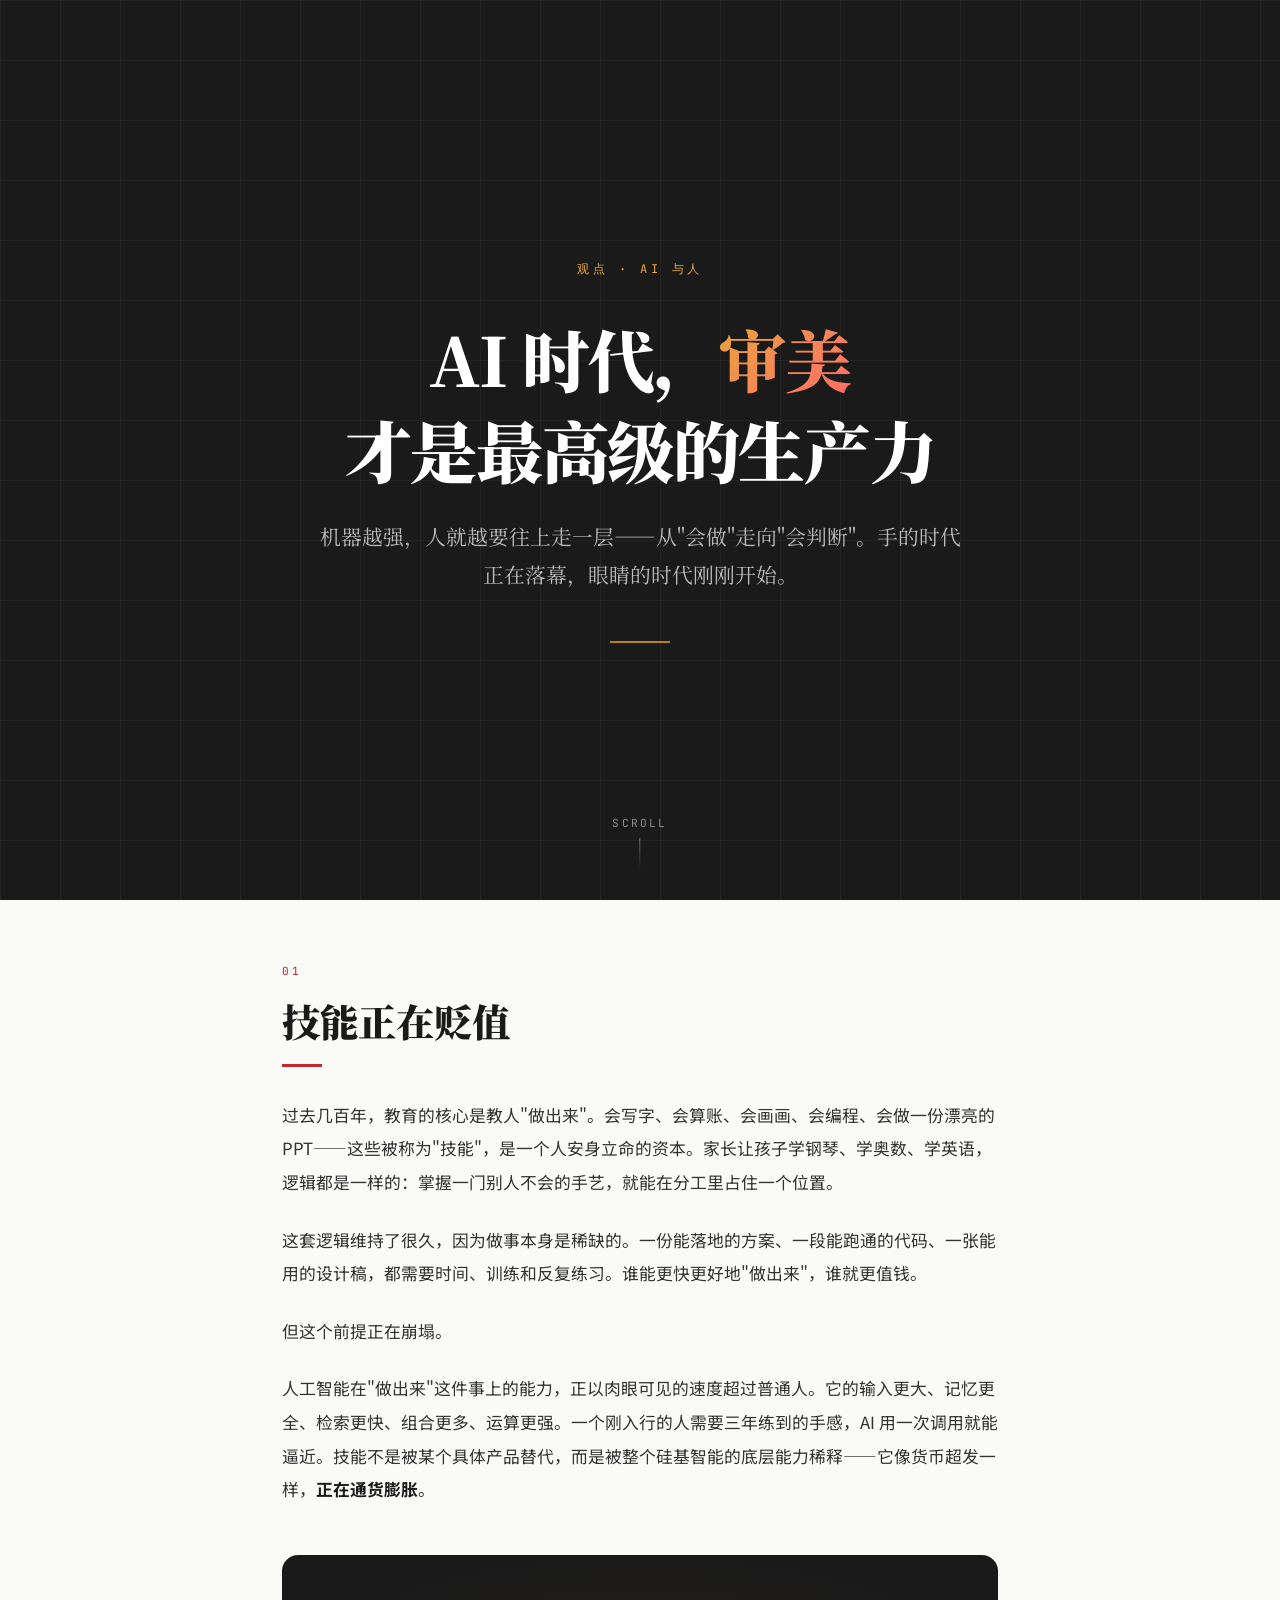
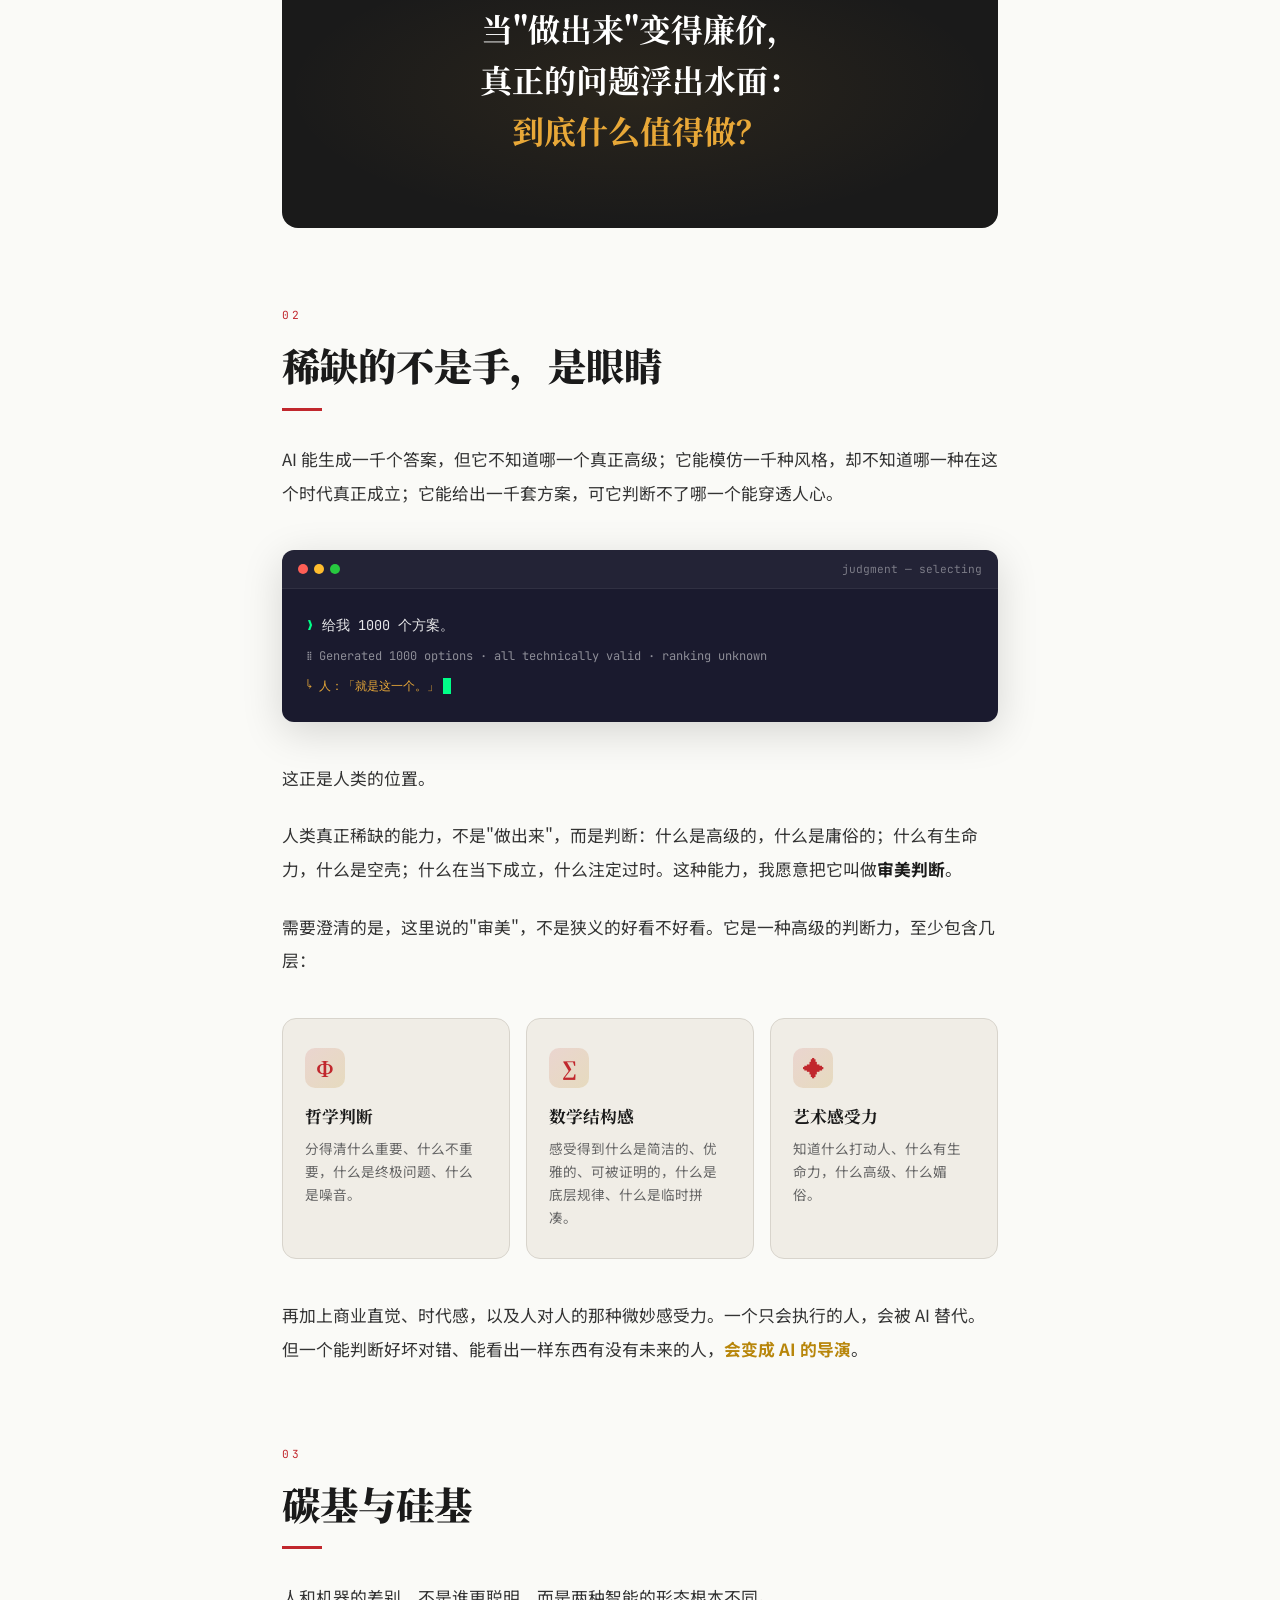
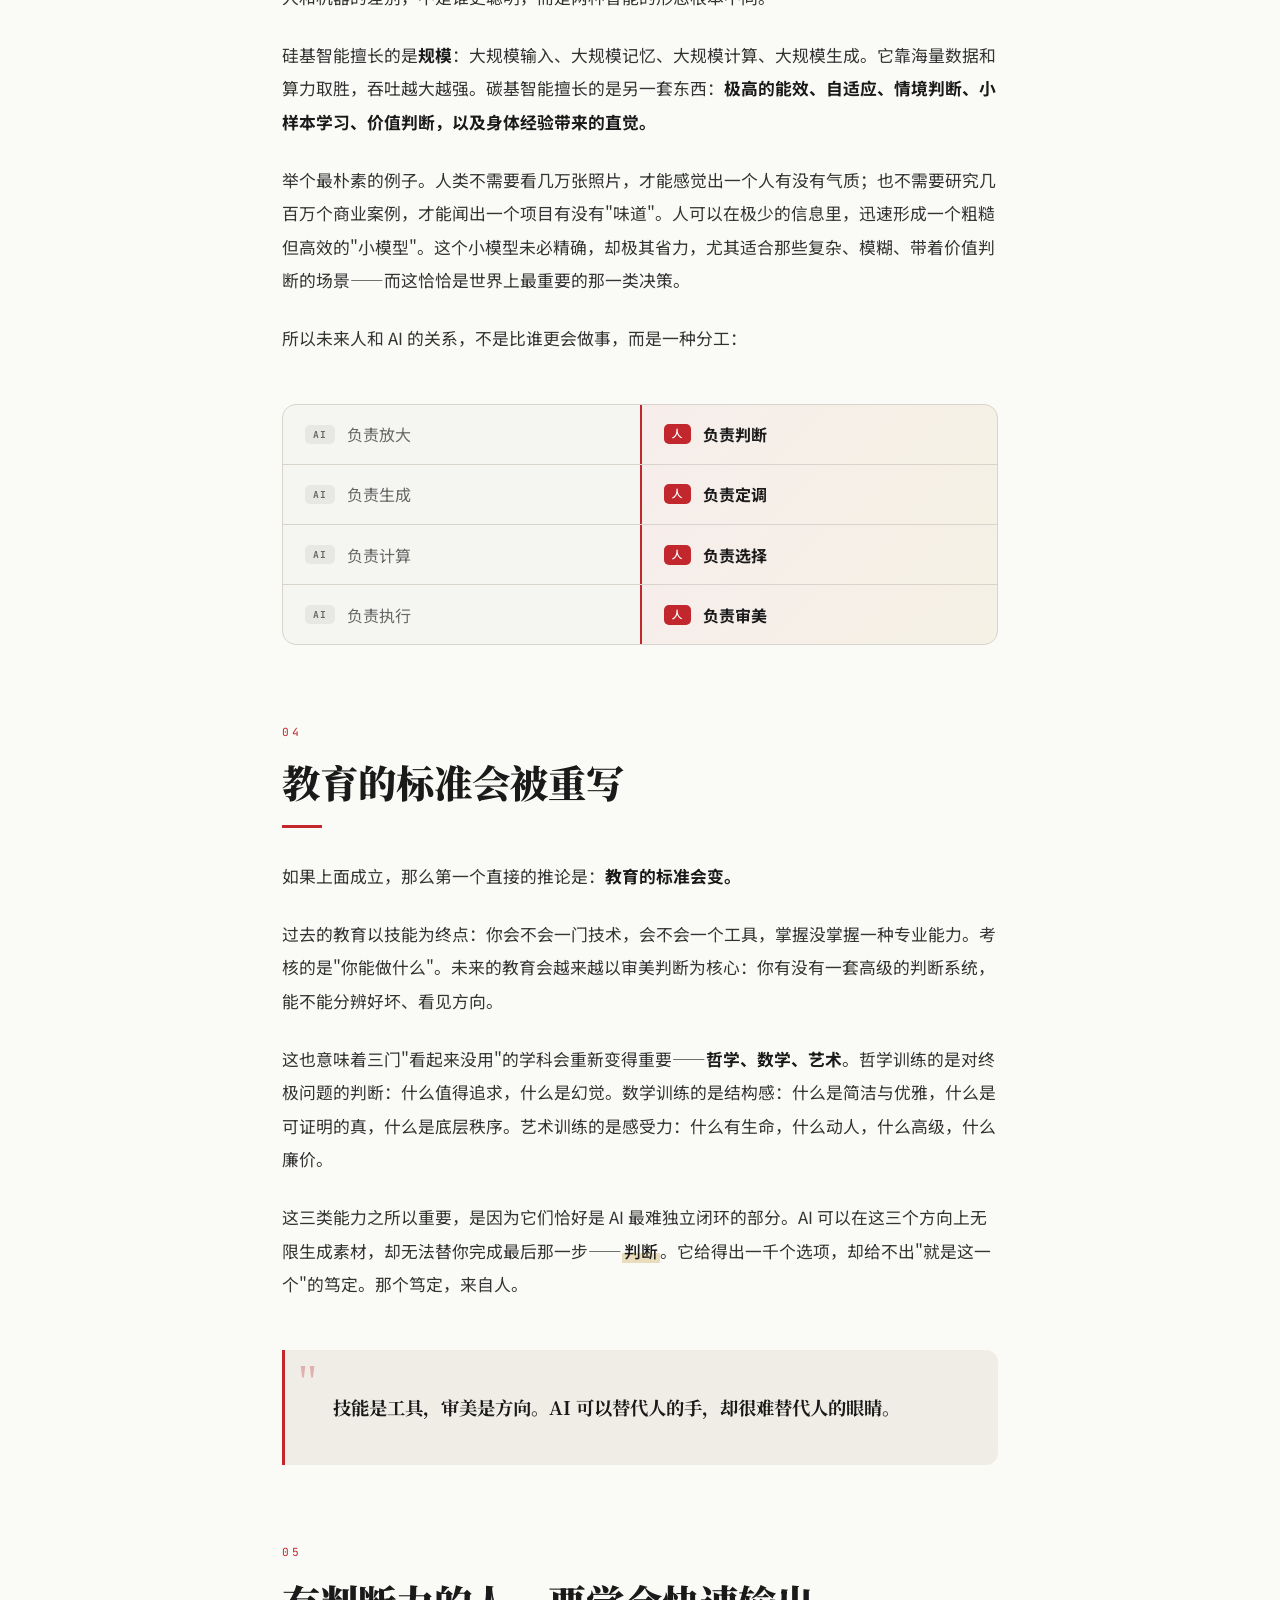
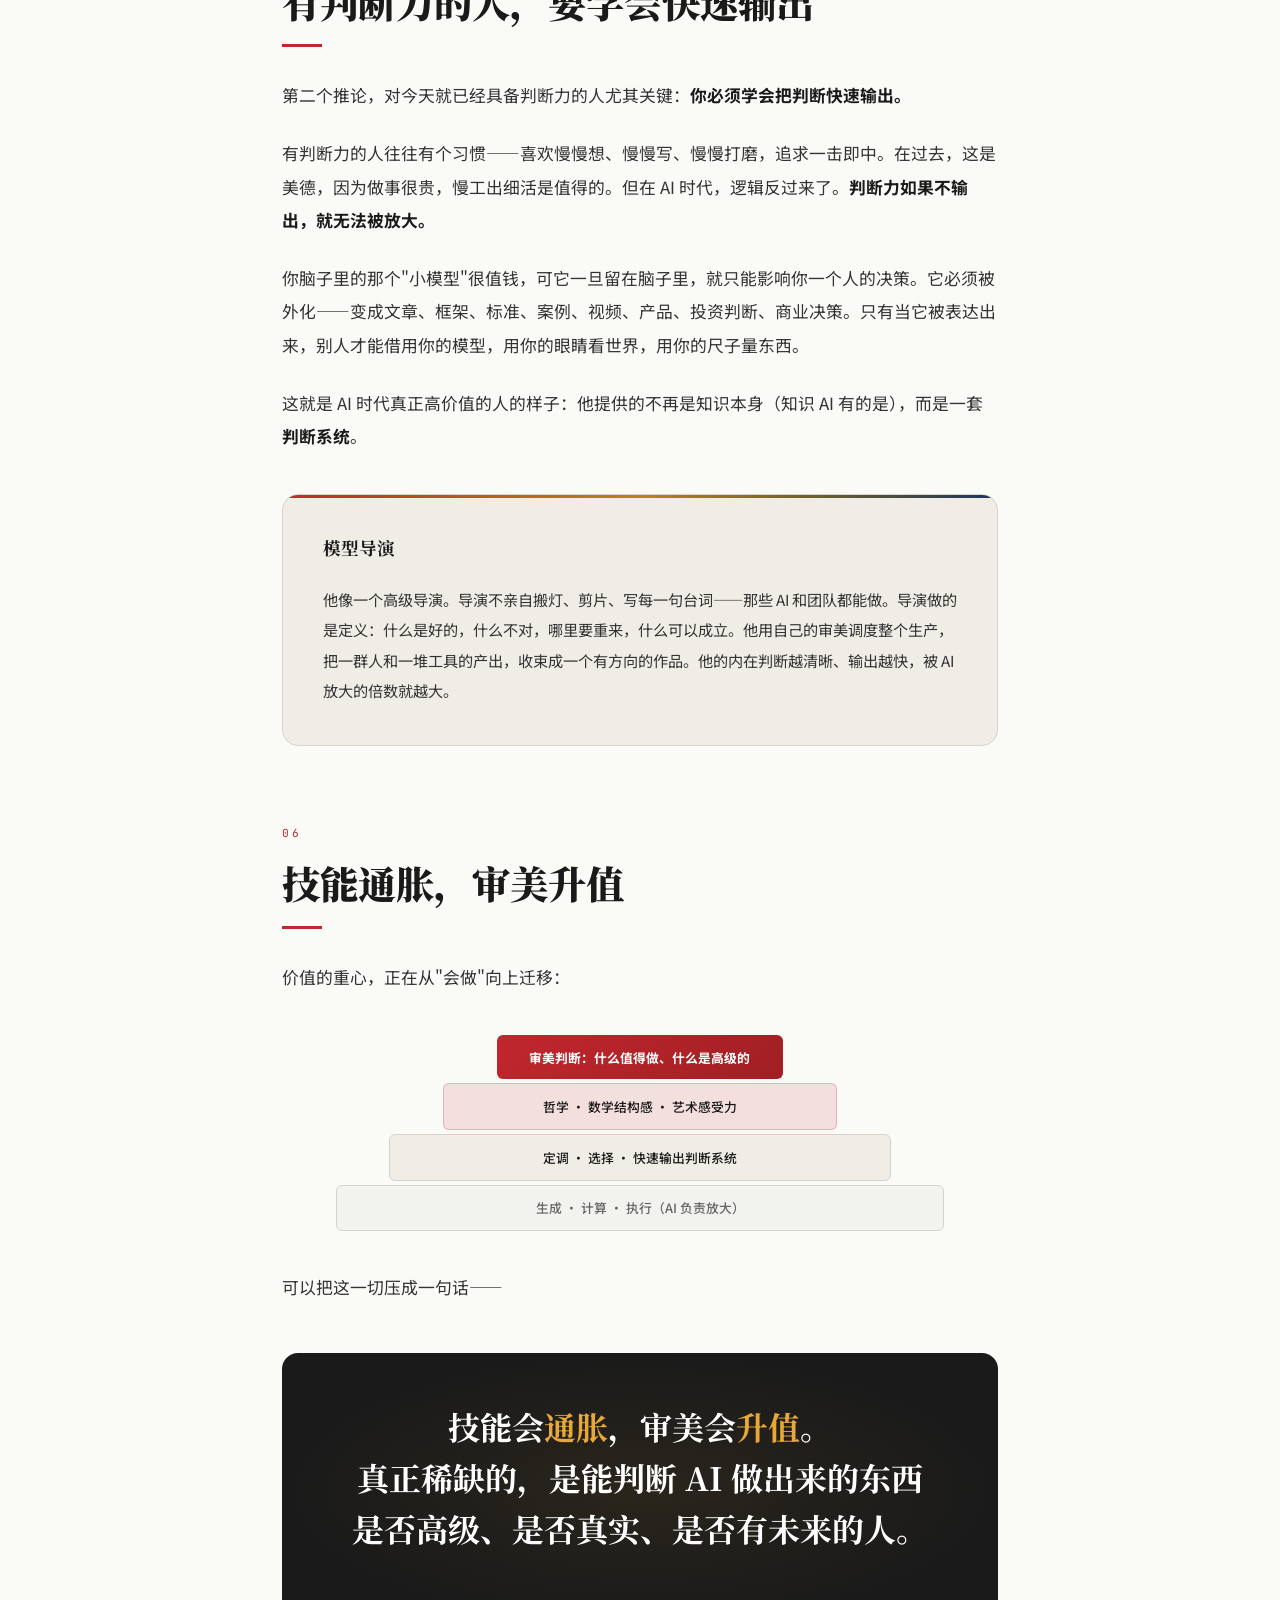
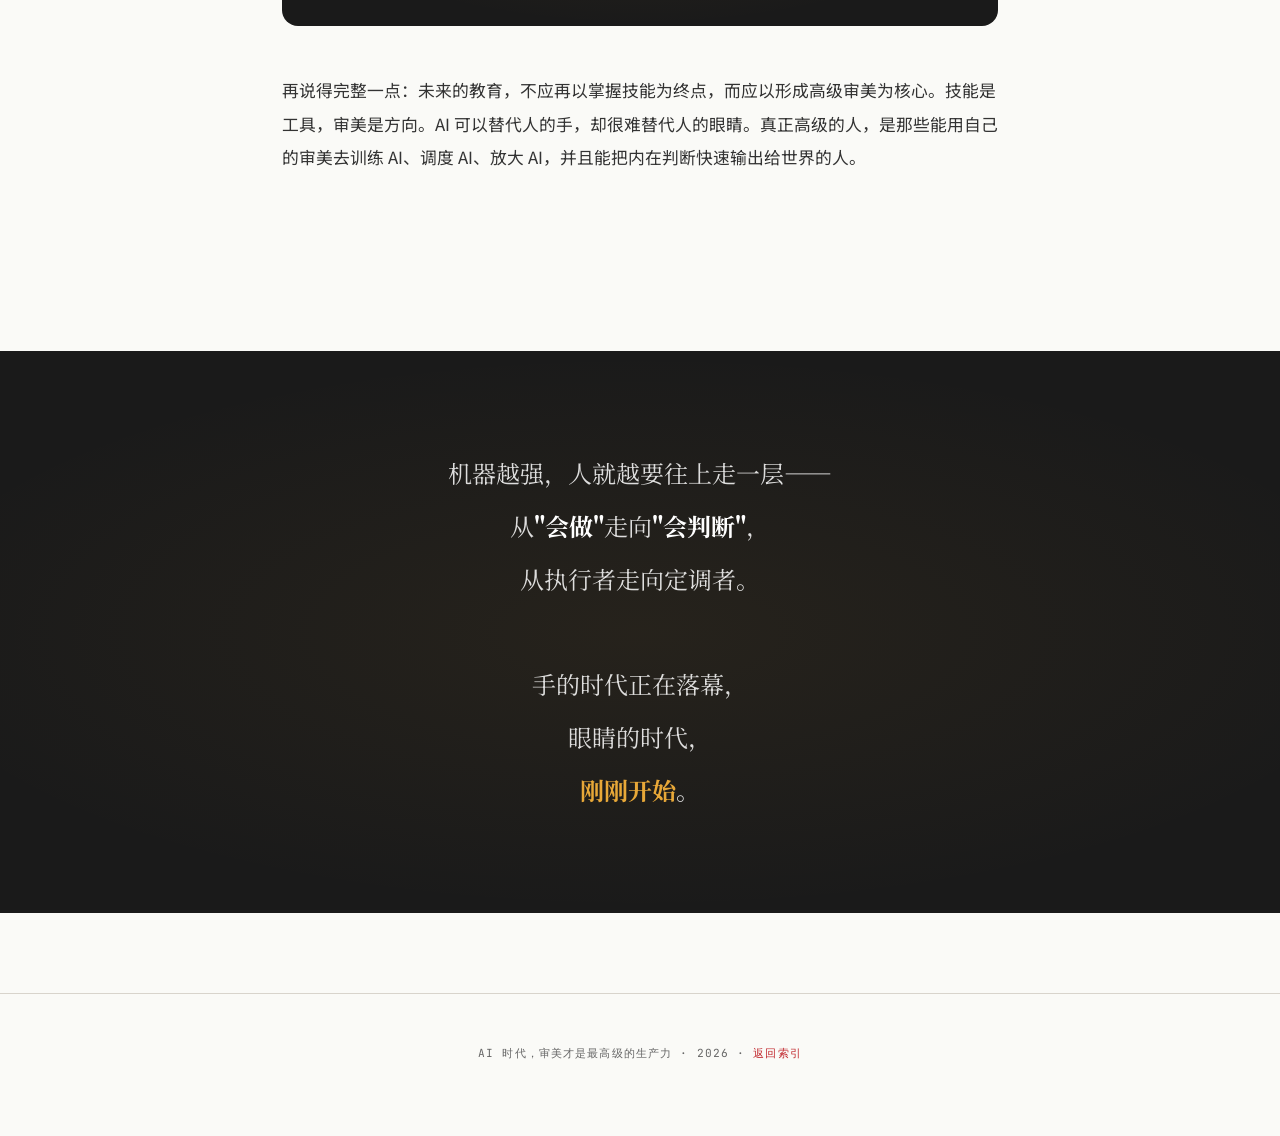
<file: articles-preview/ai-aesthetic/ai-aesthetic.html>
<!DOCTYPE html>
<html lang="zh-CN">
<head>
<meta charset="UTF-8">
<meta name="viewport" content="width=device-width, initial-scale=1.0">
<meta name="theme-color" content="#1a1a1a">
<title>AI 时代，审美才是最高级的生产力</title>
<meta name="description" content="AI 时代，技能会通胀，审美会升值。真正稀缺的，不是比 AI 更会做事的人，而是能判断 AI 做出来的东西是否高级、是否真实、是否有未来的人。">
<meta property="og:title" content="AI 时代，审美才是最高级的生产力">
<meta property="og:description" content="技能是工具，审美是方向。AI 可以替代人的手，却很难替代人的眼睛。">
<meta property="og:type" content="article">
<link href="https://fonts.googleapis.com/css2?family=Noto+Serif+SC:wght@400;700;900&family=Noto+Sans+SC:wght@300;400;500;700&family=JetBrains+Mono:wght@400;700&display=swap" rel="stylesheet">
<style>
  :root {
    --ink: #1a1a1a;
    --body: #333333;
    --paper: #fafaf7;
    --accent: #c1272d;
    --accent2: #1d3557;
    --dim: #666666;
    --code-bg: #1a1a2e;
    --code-green: #00ff88;
    --card-bg: #f0ede6;
    --border: #d8d4cc;
    --gold: #b8860b;
  }

  * { margin: 0; padding: 0; box-sizing: border-box; }
  html { scroll-behavior: smooth; }

  body {
    font-family: 'Noto Sans SC', sans-serif;
    background: var(--paper);
    color: var(--body);
    overflow-x: hidden;
  }

  /* ===== HERO ===== */
  .hero {
    min-height: 100vh;
    display: flex;
    flex-direction: column;
    justify-content: center;
    align-items: center;
    position: relative;
    overflow: hidden;
    padding: 2rem;
    background: var(--ink);
    color: #ffffff;
  }

  .hero-grid {
    position: absolute;
    inset: 0;
    background-image:
      linear-gradient(rgba(255,255,255,0.04) 1px, transparent 1px),
      linear-gradient(90deg, rgba(255,255,255,0.04) 1px, transparent 1px);
    background-size: 60px 60px;
    animation: gridShift 20s linear infinite;
  }

  .hero-particles {
    position: absolute;
    inset: 0;
    overflow: hidden;
    pointer-events: none;
  }

  .particle {
    position: absolute;
    width: 3px;
    height: 3px;
    border-radius: 50%;
    background: var(--gold);
    opacity: 0;
    animation: float 6s ease-in-out infinite;
  }

  .particle:nth-child(1) { left: 15%; top: 30%; animation-delay: 0s; }
  .particle:nth-child(2) { left: 75%; top: 20%; animation-delay: 1s; }
  .particle:nth-child(3) { left: 45%; top: 70%; animation-delay: 2s; }
  .particle:nth-child(4) { left: 85%; top: 55%; animation-delay: 3s; }
  .particle:nth-child(5) { left: 25%; top: 80%; animation-delay: 4s; }
  .particle:nth-child(6) { left: 60%; top: 40%; animation-delay: 0.5s; }
  .particle:nth-child(7) { left: 35%; top: 15%; animation-delay: 2.5s; }
  .particle:nth-child(8) { left: 90%; top: 75%; animation-delay: 1.5s; }

  @keyframes float {
    0%, 100% { opacity: 0; transform: translateY(0) scale(1); }
    20% { opacity: 0.8; }
    50% { opacity: 0.4; transform: translateY(-40px) scale(1.5); }
    80% { opacity: 0.6; }
  }

  @keyframes gridShift {
    0% { transform: translate(0, 0); }
    100% { transform: translate(60px, 60px); }
  }

  .hero-content {
    position: relative;
    z-index: 1;
    text-align: center;
    max-width: 900px;
  }

  .hero-tag {
    font-family: 'JetBrains Mono', monospace;
    font-size: 0.75rem;
    letter-spacing: 0.3em;
    text-transform: uppercase;
    color: #e8a838;
    margin-bottom: 2rem;
    opacity: 0;
    animation: fadeUp 0.8s 0.3s forwards;
  }

  .hero-title {
    font-family: 'Noto Serif SC', serif;
    font-weight: 900;
    font-size: clamp(2.2rem, 6vw, 4.2rem);
    line-height: 1.35;
    letter-spacing: -0.02em;
    margin-bottom: 1.5rem;
    color: #ffffff;
    opacity: 0;
    animation: fadeUp 1s 0.5s forwards;
  }

  .hero-title .highlight {
    background: linear-gradient(135deg, #e8a838, #ff6b6b);
    -webkit-background-clip: text;
    -webkit-text-fill-color: transparent;
    background-clip: text;
  }

  .hero-subtitle {
    font-family: 'Noto Serif SC', serif;
    font-size: clamp(1rem, 2vw, 1.3rem);
    font-weight: 400;
    color: rgba(255,255,255,0.7);
    line-height: 1.8;
    max-width: 650px;
    margin: 0 auto 3rem;
    opacity: 0;
    animation: fadeUp 1s 0.7s forwards;
  }

  .hero-divider {
    width: 60px;
    height: 2px;
    background: var(--gold);
    margin: 0 auto;
    opacity: 0;
    animation: fadeUp 0.8s 0.9s forwards;
  }

  .scroll-hint {
    position: absolute;
    bottom: 2rem;
    left: 50%;
    transform: translateX(-50%);
    font-family: 'JetBrains Mono', monospace;
    font-size: 0.7rem;
    color: rgba(255,255,255,0.5);
    letter-spacing: 0.2em;
    animation: pulse 2s ease-in-out infinite;
  }

  .scroll-hint::after {
    content: '';
    display: block;
    width: 1px;
    height: 30px;
    background: linear-gradient(to bottom, rgba(255,255,255,0.4), transparent);
    margin: 0.5rem auto 0;
  }

  @keyframes fadeUp {
    from { opacity: 0; transform: translateY(30px); }
    to { opacity: 1; transform: translateY(0); }
  }

  @keyframes pulse {
    0%, 100% { opacity: 0.3; }
    50% { opacity: 0.7; }
  }

  /* ===== MAIN ===== */
  .article {
    max-width: 780px;
    margin: 0 auto;
    padding: 4rem 2rem 6rem;
  }

  .section {
    margin-bottom: 5rem;
    opacity: 0;
    transform: translateY(40px);
    transition: all 0.8s cubic-bezier(0.25, 0.46, 0.45, 0.94);
  }

  .section.visible {
    opacity: 1;
    transform: translateY(0);
  }

  .section-number {
    font-family: 'JetBrains Mono', monospace;
    font-size: 0.7rem;
    color: var(--accent);
    letter-spacing: 0.3em;
    margin-bottom: 1rem;
  }

  .section-title {
    font-family: 'Noto Serif SC', serif;
    font-weight: 900;
    font-size: clamp(1.6rem, 4vw, 2.4rem);
    line-height: 1.4;
    margin-bottom: 2rem;
    color: var(--ink);
  }

  .section-title::after {
    content: '';
    display: block;
    width: 40px;
    height: 3px;
    background: var(--accent);
    margin-top: 1rem;
  }

  p {
    font-size: 1.05rem;
    line-height: 2;
    color: var(--body);
    margin-bottom: 1.5rem;
    font-weight: 400;
  }

  strong, b {
    font-weight: 700;
    color: var(--ink);
  }

  em {
    font-style: normal;
    background: linear-gradient(transparent 60%, rgba(184,134,11,0.25) 60%);
    padding: 0 2px;
    color: var(--ink);
    font-weight: 500;
  }

  /* ===== QUOTE ===== */
  .quote-block {
    position: relative;
    margin: 3rem 0;
    padding: 2.5rem 2rem 2.5rem 3rem;
    background: var(--card-bg);
    border-left: 3px solid var(--accent);
    border-radius: 0 12px 12px 0;
  }

  .quote-block p {
    font-family: 'Noto Serif SC', serif;
    font-size: 1.15rem;
    font-weight: 700;
    color: var(--ink);
    margin: 0;
    line-height: 1.9;
  }

  .quote-block .quote-mark {
    position: absolute;
    top: 0.5rem;
    left: 0.8rem;
    font-size: 3rem;
    color: var(--accent);
    opacity: 0.3;
    font-family: Georgia, serif;
    line-height: 1;
  }

  /* ===== TERMINAL ===== */
  .terminal {
    background: var(--code-bg);
    border-radius: 12px;
    margin: 2.5rem 0;
    overflow: hidden;
    box-shadow: 0 10px 40px rgba(0,0,0,0.15);
  }

  .terminal-bar {
    display: flex;
    align-items: center;
    gap: 6px;
    padding: 12px 16px;
    background: rgba(255,255,255,0.04);
    border-bottom: 1px solid rgba(255,255,255,0.06);
  }

  .terminal-dot { width: 10px; height: 10px; border-radius: 50%; }
  .terminal-dot.r { background: #ff5f56; }
  .terminal-dot.y { background: #ffbd2e; }
  .terminal-dot.g { background: #27c93f; }

  .terminal-label {
    font-family: 'JetBrains Mono', monospace;
    font-size: 0.7rem;
    color: rgba(255,255,255,0.4);
    margin-left: auto;
  }

  .terminal-body {
    padding: 1.5rem;
    font-family: 'JetBrains Mono', monospace;
    font-size: 0.85rem;
    line-height: 1.8;
    color: #ffffff;
  }

  .terminal-body .prompt-symbol { color: var(--code-green); }
  .terminal-body .prompt-text { color: rgba(255,255,255,0.9); }

  .terminal-body .output {
    color: rgba(255,255,255,0.5);
    font-size: 0.75rem;
    margin-top: 0.5rem;
  }

  .terminal-body .pick {
    color: #e8a838;
    font-size: 0.78rem;
    margin-top: 0.5rem;
  }

  .typing-cursor {
    display: inline-block;
    width: 8px;
    height: 16px;
    background: var(--code-green);
    margin-left: 4px;
    animation: blink 1s step-end infinite;
    vertical-align: text-bottom;
  }

  @keyframes blink { 50% { opacity: 0; } }

  /* ===== BIG STATEMENT ===== */
  .big-statement {
    text-align: center;
    padding: 3rem 1.5rem;
    margin: 3rem 0;
    background: var(--ink);
    border-radius: 16px;
    position: relative;
    overflow: hidden;
  }

  .big-statement::before {
    content: '';
    position: absolute;
    inset: 0;
    background: radial-gradient(ellipse at center, rgba(232,168,56,0.08), transparent 70%);
  }

  .big-statement .mono {
    position: relative;
    font-family: 'JetBrains Mono', monospace;
    font-size: clamp(1.1rem, 3vw, 1.8rem);
    color: var(--code-green);
    letter-spacing: 0.05em;
    text-shadow: 0 0 30px rgba(0,255,136,0.3);
  }

  .big-statement .serif {
    position: relative;
    font-family: 'Noto Serif SC', serif;
    font-weight: 700;
    font-size: clamp(1.3rem, 3.5vw, 2rem);
    line-height: 1.6;
    color: #ffffff;
  }

  .big-statement .serif .gold { color: #e8a838; }

  /* ===== INFO CARD ===== */
  .info-card {
    background: var(--card-bg);
    border: 1px solid var(--border);
    border-radius: 16px;
    padding: 2.5rem;
    margin: 2.5rem 0;
    position: relative;
    overflow: hidden;
  }

  .info-card::before {
    content: '';
    position: absolute;
    top: 0; left: 0; right: 0;
    height: 3px;
    background: linear-gradient(90deg, var(--accent), var(--gold), var(--accent2));
  }

  .info-card-title {
    font-family: 'Noto Serif SC', serif;
    font-size: 1.1rem;
    font-weight: 700;
    margin-bottom: 1.5rem;
    color: var(--ink);
  }

  .info-card p { color: var(--body); }

  /* ===== TRIAD (3 capability cards) ===== */
  .triad {
    display: grid;
    grid-template-columns: repeat(3, 1fr);
    gap: 1rem;
    margin: 2.5rem 0;
  }

  .triad-card {
    background: var(--card-bg);
    border: 1px solid var(--border);
    border-radius: 14px;
    padding: 1.8rem 1.4rem;
    position: relative;
    transition: transform 0.3s, box-shadow 0.3s;
  }

  .triad-card:hover {
    transform: translateY(-4px);
    box-shadow: 0 12px 30px rgba(0,0,0,0.08);
  }

  .triad-card .ic {
    width: 40px; height: 40px;
    border-radius: 10px;
    background: linear-gradient(135deg, rgba(193,39,45,0.12), rgba(184,134,11,0.18));
    color: var(--accent);
    display: flex; align-items: center; justify-content: center;
    font-family: 'Noto Serif SC', serif;
    font-size: 1.3rem; font-weight: 700;
    margin-bottom: 1rem;
  }

  .triad-card .h {
    font-family: 'Noto Serif SC', serif;
    font-size: 1.05rem;
    font-weight: 700;
    color: var(--ink);
    margin-bottom: 0.6rem;
  }

  .triad-card .d {
    font-size: 0.85rem;
    line-height: 1.7;
    color: var(--dim);
  }

  /* ===== DYAD (AI vs 人 split) ===== */
  .dyad {
    margin: 3rem 0;
    border-radius: 14px;
    overflow: hidden;
    border: 1px solid var(--border);
  }

  .dyad-row {
    display: grid;
    grid-template-columns: 1fr 1fr;
  }

  .dyad-row:not(:last-child) { border-bottom: 1px solid var(--border); }

  .dyad-cell {
    padding: 1.1rem 1.4rem;
    font-size: 1rem;
    display: flex;
    align-items: center;
    gap: 0.7rem;
  }

  .dyad-cell.ai {
    color: var(--dim);
    background: rgba(0,0,0,0.02);
  }

  .dyad-cell.human {
    color: var(--ink);
    font-weight: 700;
    background: linear-gradient(135deg, rgba(193,39,45,0.06), rgba(184,134,11,0.08));
    border-left: 2px solid var(--accent);
  }

  .dyad-cell .k {
    font-family: 'JetBrains Mono', monospace;
    font-size: 0.6rem;
    letter-spacing: 0.1em;
    text-transform: uppercase;
    padding: 3px 8px;
    border-radius: 5px;
    font-weight: 700;
    flex-shrink: 0;
  }

  .dyad-cell.ai .k { background: rgba(0,0,0,0.06); color: var(--dim); }
  .dyad-cell.human .k { background: var(--accent); color: #fff; }

  /* ===== PYRAMID ===== */
  .pyramid {
    display: flex;
    flex-direction: column;
    align-items: center;
    gap: 4px;
    margin: 2.5rem 0;
  }

  .pyramid-level {
    display: flex;
    align-items: center;
    justify-content: center;
    text-align: center;
    font-size: 0.8rem;
    font-weight: 500;
    padding: 0.8rem 1rem;
    border-radius: 6px;
    transition: transform 0.3s;
    color: var(--ink);
  }

  .pyramid-level:hover { transform: scale(1.03); }

  .pyramid-level.l1 {
    width: 40%;
    background: linear-gradient(135deg, var(--accent), #a01f24);
    color: #ffffff;
    font-weight: 700;
  }

  .pyramid-level.l2 {
    width: 55%;
    background: rgba(193,39,45,0.12);
    border: 1px solid rgba(193,39,45,0.25);
  }

  .pyramid-level.l3 {
    width: 70%;
    background: var(--card-bg);
    border: 1px solid var(--border);
  }

  .pyramid-level.l4 {
    width: 85%;
    background: rgba(0,0,0,0.03);
    border: 1px solid var(--border);
    color: var(--dim);
  }

  /* ===== ENDING ===== */
  .ending {
    text-align: center;
    padding: 6rem 2rem;
    background: var(--ink);
    color: #ffffff;
    position: relative;
    overflow: hidden;
  }

  .ending::before {
    content: '';
    position: absolute;
    inset: 0;
    background: radial-gradient(ellipse 60% 50% at 50% 50%, rgba(232,168,56,0.06), transparent);
    pointer-events: none;
  }

  .ending-text {
    position: relative;
    font-family: 'Noto Serif SC', serif;
    font-size: clamp(1.1rem, 2.5vw, 1.5rem);
    line-height: 2.2;
    color: rgba(255,255,255,0.85);
    max-width: 640px;
    margin: 0 auto;
  }

  .ending-text .em {
    color: #ffffff;
    font-weight: 700;
  }

  .ending-text .gold {
    color: #e8a838;
    font-weight: 700;
  }

  /* ===== FOOTER ===== */
  .footer {
    text-align: center;
    padding: 3rem 2rem;
    border-top: 1px solid var(--border);
    background: var(--paper);
  }

  .footer p {
    font-family: 'JetBrains Mono', monospace;
    font-size: 0.7rem;
    color: var(--dim);
    letter-spacing: 0.1em;
  }

  .footer a { color: var(--accent); text-decoration: none; }

  /* ===== SPELL / ACCENT ===== */
  .spell {
    color: var(--gold);
    font-weight: 700;
  }

  @media (max-width: 700px) {
    .triad { grid-template-columns: 1fr; }
    .dyad-row { grid-template-columns: 1fr; }
    .dyad-cell.human { border-left: none; border-top: 2px solid var(--accent); }
    .pyramid-level.l1 { width: 60%; }
    .pyramid-level.l2 { width: 72%; }
    .pyramid-level.l3 { width: 84%; }
    .pyramid-level.l4 { width: 96%; }
    .article { padding: 3rem 1.2rem 4rem; }
  }
</style>
</head>
<body>

<!-- HERO -->
<section class="hero">
  <div class="hero-grid"></div>
  <div class="hero-particles">
    <div class="particle"></div><div class="particle"></div>
    <div class="particle"></div><div class="particle"></div>
    <div class="particle"></div><div class="particle"></div>
    <div class="particle"></div><div class="particle"></div>
  </div>
  <div class="hero-content">
    <p class="hero-tag">观点 · AI 与人</p>
    <h1 class="hero-title">AI 时代，<span class="highlight">审美</span><br>才是最高级的生产力</h1>
    <p class="hero-subtitle">机器越强，人就越要往上走一层——从"会做"走向"会判断"。手的时代正在落幕，眼睛的时代刚刚开始。</p>
    <div class="hero-divider"></div>
  </div>
  <div class="scroll-hint">SCROLL</div>
</section>

<!-- ARTICLE -->
<main class="article">

  <!-- 01 -->
  <div class="section">
    <div class="section-number">01</div>
    <div class="section-title">技能正在贬值</div>

    <p>过去几百年，教育的核心是教人"做出来"。会写字、会算账、会画画、会编程、会做一份漂亮的 PPT——这些被称为"技能"，是一个人安身立命的资本。家长让孩子学钢琴、学奥数、学英语，逻辑都是一样的：掌握一门别人不会的手艺，就能在分工里占住一个位置。</p>

    <p>这套逻辑维持了很久，因为做事本身是稀缺的。一份能落地的方案、一段能跑通的代码、一张能用的设计稿，都需要时间、训练和反复练习。谁能更快更好地"做出来"，谁就更值钱。</p>

    <p>但这个前提正在崩塌。</p>

    <p>人工智能在"做出来"这件事上的能力，正以肉眼可见的速度超过普通人。它的输入更大、记忆更全、检索更快、组合更多、运算更强。一个刚入行的人需要三年练到的手感，AI 用一次调用就能逼近。技能不是被某个具体产品替代，而是被整个硅基智能的底层能力稀释——它像货币超发一样，<strong>正在通货膨胀</strong>。</p>

    <div class="big-statement">
      <p class="serif">当"做出来"变得廉价，<br>真正的问题浮出水面：<br><span class="gold">到底什么值得做？</span></p>
    </div>
  </div>

  <!-- 02 -->
  <div class="section">
    <div class="section-number">02</div>
    <div class="section-title">稀缺的不是手，是眼睛</div>

    <p>AI 能生成一千个答案，但它不知道哪一个真正高级；它能模仿一千种风格，却不知道哪一种在这个时代真正成立；它能给出一千套方案，可它判断不了哪一个能穿透人心。</p>

    <div class="terminal">
      <div class="terminal-bar">
        <div class="terminal-dot r"></div>
        <div class="terminal-dot y"></div>
        <div class="terminal-dot g"></div>
        <span class="terminal-label">judgment — selecting</span>
      </div>
      <div class="terminal-body">
        <div><span class="prompt-symbol">❯ </span><span class="prompt-text">给我 1000 个方案。</span></div>
        <div class="output">⣿ Generated 1000 options · all technically valid · ranking unknown</div>
        <div class="pick">↳ 人：「就是这一个。」<span class="typing-cursor"></span></div>
      </div>
    </div>

    <p>这正是人类的位置。</p>

    <p>人类真正稀缺的能力，不是"做出来"，而是判断：什么是高级的，什么是庸俗的；什么有生命力，什么是空壳；什么在当下成立，什么注定过时。这种能力，我愿意把它叫做<strong>审美判断</strong>。</p>

    <p>需要澄清的是，这里说的"审美"，不是狭义的好看不好看。它是一种高级的判断力，至少包含几层：</p>

    <div class="triad">
      <div class="triad-card">
        <div class="ic">Φ</div>
        <div class="h">哲学判断</div>
        <div class="d">分得清什么重要、什么不重要，什么是终极问题、什么是噪音。</div>
      </div>
      <div class="triad-card">
        <div class="ic">∑</div>
        <div class="h">数学结构感</div>
        <div class="d">感受得到什么是简洁的、优雅的、可被证明的，什么是底层规律、什么是临时拼凑。</div>
      </div>
      <div class="triad-card">
        <div class="ic">✦</div>
        <div class="h">艺术感受力</div>
        <div class="d">知道什么打动人、什么有生命力，什么高级、什么媚俗。</div>
      </div>
    </div>

    <p>再加上商业直觉、时代感，以及人对人的那种微妙感受力。一个只会执行的人，会被 AI 替代。但一个能判断好坏对错、能看出一样东西有没有未来的人，<strong class="spell">会变成 AI 的导演</strong>。</p>
  </div>

  <!-- 03 -->
  <div class="section">
    <div class="section-number">03</div>
    <div class="section-title">碳基与硅基</div>

    <p>人和机器的差别，不是谁更聪明，而是两种智能的形态根本不同。</p>

    <p>硅基智能擅长的是<strong>规模</strong>：大规模输入、大规模记忆、大规模计算、大规模生成。它靠海量数据和算力取胜，吞吐越大越强。碳基智能擅长的是另一套东西：<strong>极高的能效、自适应、情境判断、小样本学习、价值判断，以及身体经验带来的直觉。</strong></p>

    <p>举个最朴素的例子。人类不需要看几万张照片，才能感觉出一个人有没有气质；也不需要研究几百万个商业案例，才能闻出一个项目有没有"味道"。人可以在极少的信息里，迅速形成一个粗糙但高效的"小模型"。这个小模型未必精确，却极其省力，尤其适合那些复杂、模糊、带着价值判断的场景——而这恰恰是世界上最重要的那一类决策。</p>

    <p>所以未来人和 AI 的关系，不是比谁更会做事，而是一种分工：</p>

    <div class="dyad">
      <div class="dyad-row">
        <div class="dyad-cell ai"><span class="k">AI</span>负责放大</div>
        <div class="dyad-cell human"><span class="k">人</span>负责判断</div>
      </div>
      <div class="dyad-row">
        <div class="dyad-cell ai"><span class="k">AI</span>负责生成</div>
        <div class="dyad-cell human"><span class="k">人</span>负责定调</div>
      </div>
      <div class="dyad-row">
        <div class="dyad-cell ai"><span class="k">AI</span>负责计算</div>
        <div class="dyad-cell human"><span class="k">人</span>负责选择</div>
      </div>
      <div class="dyad-row">
        <div class="dyad-cell ai"><span class="k">AI</span>负责执行</div>
        <div class="dyad-cell human"><span class="k">人</span>负责审美</div>
      </div>
    </div>
  </div>

  <!-- 04 -->
  <div class="section">
    <div class="section-number">04</div>
    <div class="section-title">教育的标准会被重写</div>

    <p>如果上面成立，那么第一个直接的推论是：<strong>教育的标准会变。</strong></p>

    <p>过去的教育以技能为终点：你会不会一门技术，会不会一个工具，掌握没掌握一种专业能力。考核的是"你能做什么"。未来的教育会越来越以审美判断为核心：你有没有一套高级的判断系统，能不能分辨好坏、看见方向。</p>

    <p>这也意味着三门"看起来没用"的学科会重新变得重要——<strong>哲学、数学、艺术</strong>。哲学训练的是对终极问题的判断：什么值得追求，什么是幻觉。数学训练的是结构感：什么是简洁与优雅，什么是可证明的真，什么是底层秩序。艺术训练的是感受力：什么有生命，什么动人，什么高级，什么廉价。</p>

    <p>这三类能力之所以重要，是因为它们恰好是 AI 最难独立闭环的部分。AI 可以在这三个方向上无限生成素材，却无法替你完成最后那一步——<em>判断</em>。它给得出一千个选项，却给不出"就是这一个"的笃定。那个笃定，来自人。</p>

    <div class="quote-block">
      <span class="quote-mark">"</span>
      <p>技能是工具，审美是方向。AI 可以替代人的手，却很难替代人的眼睛。</p>
    </div>
  </div>

  <!-- 05 -->
  <div class="section">
    <div class="section-number">05</div>
    <div class="section-title">有判断力的人，要学会快速输出</div>

    <p>第二个推论，对今天就已经具备判断力的人尤其关键：<strong>你必须学会把判断快速输出。</strong></p>

    <p>有判断力的人往往有个习惯——喜欢慢慢想、慢慢写、慢慢打磨，追求一击即中。在过去，这是美德，因为做事很贵，慢工出细活是值得的。但在 AI 时代，逻辑反过来了。<strong>判断力如果不输出，就无法被放大。</strong></p>

    <p>你脑子里的那个"小模型"很值钱，可它一旦留在脑子里，就只能影响你一个人的决策。它必须被外化——变成文章、框架、标准、案例、视频、产品、投资判断、商业决策。只有当它被表达出来，别人才能借用你的模型，用你的眼睛看世界，用你的尺子量东西。</p>

    <p>这就是 AI 时代真正高价值的人的样子：他提供的不再是知识本身（知识 AI 有的是），而是一套<strong>判断系统</strong>。</p>

    <div class="info-card">
      <div class="info-card-title">模型导演</div>
      <p style="margin:0; font-size:0.95rem;">他像一个高级导演。导演不亲自搬灯、剪片、写每一句台词——那些 AI 和团队都能做。导演做的是定义：什么是好的，什么不对，哪里要重来，什么可以成立。他用自己的审美调度整个生产，把一群人和一堆工具的产出，收束成一个有方向的作品。他的内在判断越清晰、输出越快，被 AI 放大的倍数就越大。</p>
    </div>
  </div>

  <!-- 06 -->
  <div class="section">
    <div class="section-number">06</div>
    <div class="section-title">技能通胀，审美升值</div>

    <p>价值的重心，正在从"会做"向上迁移：</p>

    <div class="pyramid">
      <div class="pyramid-level l1">审美判断：什么值得做、什么是高级的</div>
      <div class="pyramid-level l2">哲学 · 数学结构感 · 艺术感受力</div>
      <div class="pyramid-level l3">定调 · 选择 · 快速输出判断系统</div>
      <div class="pyramid-level l4">生成 · 计算 · 执行（AI 负责放大）</div>
    </div>

    <p>可以把这一切压成一句话——</p>

    <div class="big-statement">
      <p class="serif">技能会<span class="gold">通胀</span>，审美会<span class="gold">升值</span>。<br>真正稀缺的，是能判断 AI 做出来的东西<br>是否高级、是否真实、是否有未来的人。</p>
    </div>

    <p>再说得完整一点：未来的教育，不应再以掌握技能为终点，而应以形成高级审美为核心。技能是工具，审美是方向。AI 可以替代人的手，却很难替代人的眼睛。真正高级的人，是那些能用自己的审美去训练 AI、调度 AI、放大 AI，并且能把内在判断快速输出给世界的人。</p>
  </div>

</main>

<!-- ENDING -->
<section class="ending section">
  <div class="ending-text">
    机器越强，人就越要往上走一层——<br>
    从<span class="em">"会做"</span>走向<span class="em">"会判断"</span>，<br>
    从执行者走向定调者。<br><br>
    手的时代正在落幕，<br>
    眼睛的时代，<br>
    <span class="gold">刚刚开始</span>。
  </div>
</section>

<footer class="footer">
  <p>AI 时代，审美才是最高级的生产力 · 2026 · <a href="index.html">返回索引</a></p>
</footer>

<script>
  const sections = document.querySelectorAll('.section');
  const observer = new IntersectionObserver((entries) => {
    entries.forEach(entry => {
      if (entry.isIntersecting) entry.target.classList.add('visible');
    });
  }, { threshold: 0.15, rootMargin: '0px 0px -50px 0px' });
  sections.forEach(s => observer.observe(s));

  window.addEventListener('scroll', () => {
    const hero = document.querySelector('.hero-content');
    const scroll = window.scrollY;
    if (scroll < window.innerHeight) {
      hero.style.transform = `translateY(${scroll * 0.3}px)`;
      hero.style.opacity = 1 - (scroll / window.innerHeight) * 0.8;
    }
  });
</script>

</body>
</html>
</file>
<file: landing-page/css/style.css>
/* ========== Design Tokens ========== */
:root {
  --bg-hero: #0a0a0a;
  --bg-hero-mid: #1a1a2e;
  --bg-hero-end: #16213e;
  --bg-section-1: #0d0d15;
  --bg-section-2: #0a0a12;
  --bg-section-3: #0d0d18;
  --bg-contact: #080810;
  --text-primary: #ffffff;
  --text-body: rgba(255, 255, 255, 0.45);
  --text-muted: rgba(255, 255, 255, 0.15);
  --accent-gold: #e2b340;
  --accent-cyan: #4ecdc4;
  --accent-purple: #a78bfa;
  --accent-blue: #60a5fa;
  --accent-green: #34d399;
  --font-stack: -apple-system, BlinkMacSystemFont, 'Segoe UI', Roboto, 'Helvetica Neue', Arial, sans-serif;
  --font-hero: clamp(3rem, 8vw, 6rem);
  --font-heading: clamp(1.5rem, 3vw, 2.5rem);
  --font-body: 1rem;
  --font-label: 0.75rem;
}

/* ========== Base Reset ========== */
*, *::before, *::after { margin: 0; padding: 0; box-sizing: border-box; }

html {
  scroll-snap-type: y proximity;
  scroll-behavior: smooth;
}

body {
  font-family: var(--font-stack);
  background: var(--bg-hero);
  color: var(--text-primary);
  overflow-x: hidden;
}

.section {
  min-height: 100vh;
  scroll-snap-align: start;
  display: flex;
  flex-direction: column;
  align-items: center;
  justify-content: center;
  position: relative;
  padding: 80px 24px;
}

/* ========== Section Backgrounds ========== */
#hero { background: linear-gradient(135deg, var(--bg-hero) 0%, var(--bg-hero-mid) 40%, var(--bg-hero-end) 100%); }
#empire { background: var(--bg-section-1); }
#system { background: var(--bg-section-2); }
#thesis { background: var(--bg-section-3); }
#value { background: var(--bg-section-2); }
#contact { background: var(--bg-contact); }

/* ========== Navigation ========== */
nav {
  position: fixed;
  top: 0;
  left: 0;
  right: 0;
  z-index: 100;
  display: flex;
  justify-content: space-between;
  align-items: center;
  padding: 16px 32px;
  background: rgba(10, 10, 10, 0.8);
  backdrop-filter: blur(10px);
  -webkit-backdrop-filter: blur(10px);
  border-bottom: 1px solid rgba(255, 255, 255, 0.05);
}

nav .logo {
  font-size: 0.875rem;
  font-weight: 700;
  letter-spacing: 0.05em;
  color: var(--text-primary);
}

nav .nav-links {
  display: flex;
  gap: 24px;
  list-style: none;
}

nav .nav-links a {
  font-size: var(--font-label);
  color: rgba(255, 255, 255, 0.4);
  text-decoration: none;
  letter-spacing: 0.1em;
  transition: color 0.3s ease;
}

nav .nav-links a:hover {
  color: var(--text-primary);
}

/* ========== Hero Section ========== */
.hero-content {
  text-align: center;
}

.hero-label {
  display: block;
  font-size: var(--font-label);
  color: rgba(255, 255, 255, 0.3);
  letter-spacing: 0.4em;
  margin-bottom: 16px;
}

.hero-title {
  font-size: var(--font-hero);
  font-weight: 800;
  letter-spacing: -0.02em;
  line-height: 1;
}

.hero-subtitle {
  display: block;
  font-size: 0.75rem;
  color: rgba(255, 255, 255, 0.4);
  letter-spacing: 0.25em;
  margin-top: 16px;
}

.hero-divider {
  width: 30px;
  height: 1px;
  background: rgba(255, 255, 255, 0.2);
  margin: 24px auto;
}

.hero-tagline {
  font-size: 1rem;
  color: var(--text-body);
  letter-spacing: 0.02em;
}

/* Geometric decorations */
.geo-ring {
  position: absolute;
  border: 1px solid rgba(255, 255, 255, 0.04);
  border-radius: 50%;
  pointer-events: none;
}

.geo-ring:nth-child(1) { width: 400px; height: 400px; top: -150px; right: -100px; animation: drift 18s ease-in-out infinite; }
.geo-ring:nth-child(2) { width: 250px; height: 250px; bottom: -80px; left: -60px; animation: drift 15s ease-in-out infinite reverse; }
.geo-ring:nth-child(3) { width: 300px; height: 300px; top: 20%; left: -120px; animation: drift 20s ease-in-out infinite 3s; }

.geo-line {
  position: absolute;
  width: 1px;
  height: 100px;
  background: linear-gradient(to bottom, transparent, rgba(255, 255, 255, 0.06), transparent);
  pointer-events: none;
}

.geo-line:nth-child(4) { top: 10%; left: 30%; animation: drift-vertical 16s ease-in-out infinite; }
.geo-line:nth-child(5) { bottom: 15%; right: 25%; animation: drift-vertical 19s ease-in-out infinite reverse; }

@keyframes drift {
  0%, 100% { transform: translate(0, 0); }
  50% { transform: translate(15px, -20px); }
}

@keyframes drift-vertical {
  0%, 100% { transform: translateY(0); }
  50% { transform: translateY(-30px); }
}

/* Scroll indicator */
.scroll-indicator {
  position: absolute;
  bottom: 32px;
  display: flex;
  flex-direction: column;
  align-items: center;
  gap: 8px;
  animation: bounce 2s ease-in-out infinite;
}

.scroll-indicator .arrow {
  font-size: 1.25rem;
  color: rgba(255, 255, 255, 0.2);
}

.scroll-indicator .scroll-text {
  font-size: 0.625rem;
  color: rgba(255, 255, 255, 0.2);
  letter-spacing: 0.15em;
}

@keyframes bounce {
  0%, 100% { transform: translateY(0); }
  50% { transform: translateY(8px); }
}

/* ========== Section Numbers ========== */
.section-number {
  font-size: var(--font-label);
  color: var(--text-muted);
  letter-spacing: 0.25em;
  position: absolute;
  top: 24px;
  left: 32px;
}

/* ========== Empire Section ========== */
.empire-content {
  width: 100%;
  max-width: 720px;
  display: flex;
  flex-direction: column;
  gap: 40px;
}

.empire-group-title {
  font-size: 1rem;
  font-weight: 600;
  color: var(--text-body);
  letter-spacing: 0.05em;
  margin-bottom: 16px;
  text-transform: uppercase;
}

.empire-years {
  font-size: 0.75rem;
  color: var(--text-muted);
  font-weight: 400;
  margin-left: 8px;
}

.empire-cards {
  display: flex;
  flex-direction: column;
  gap: 10px;
}

.empire-card {
  background: rgba(255, 255, 255, 0.02);
  border: 1px solid rgba(255, 255, 255, 0.05);
  border-radius: 8px;
  padding: 20px 24px;
  display: grid;
  grid-template-columns: 1fr auto;
  grid-template-rows: auto auto;
  gap: 6px 16px;
  align-items: center;
  text-decoration: none;
  color: inherit;
  transition: all 0.3s ease;
}

.empire-card:hover {
  transform: translateY(-2px);
  border-color: rgba(255, 255, 255, 0.12);
  background: rgba(255, 255, 255, 0.04);
}

.empire-card-header {
  grid-column: 1;
  grid-row: 1;
  display: flex;
  align-items: center;
  gap: 12px;
}

.empire-card-header h3 {
  font-size: 1.125rem;
  font-weight: 700;
}

.empire-card p {
  grid-column: 1;
  grid-row: 2;
  font-size: 0.875rem;
  color: var(--text-body);
}

.empire-card .arrow {
  grid-column: 2;
  grid-row: 1 / 3;
  font-size: 0.875rem;
  color: rgba(255, 255, 255, 0.2);
  transition: color 0.3s ease;
}

.empire-card:hover .arrow {
  color: var(--text-body);
}

.empire-stat {
  font-size: 0.75rem;
  color: var(--accent-gold);
  font-weight: 600;
  letter-spacing: 0.02em;
}

.empire-badge {
  font-size: 0.625rem;
  padding: 2px 8px;
  border-radius: 10px;
  letter-spacing: 0.05em;
  font-weight: 600;
}

.empire-badge.building {
  background: rgba(78, 205, 196, 0.1);
  color: var(--accent-cyan);
  border: 1px solid rgba(78, 205, 196, 0.2);
}

.accent-gold { color: var(--accent-gold); }
.accent-cyan { color: var(--accent-cyan); }
.accent-purple { color: var(--accent-purple); }
.accent-blue { color: var(--accent-blue); }
.accent-green { color: var(--accent-green); }

/* ========== System Section (FounderOS) ========== */
.system-content {
  text-align: center;
  width: 100%;
  max-width: 720px;
}

.system-content h2 {
  font-size: var(--font-heading);
  font-weight: 700;
}

.system-subtitle {
  font-size: 1rem;
  color: var(--text-body);
  margin-top: 8px;
  margin-bottom: 32px;
}

.system-diagram {
  display: flex;
  flex-direction: column;
  align-items: center;
  gap: 16px;
}

.system-founder,
.system-execution {
  display: flex;
  align-items: center;
  gap: 10px;
  font-size: 0.875rem;
  color: var(--text-body);
  padding: 12px 24px;
  border: 1px solid rgba(255, 255, 255, 0.08);
  border-radius: 8px;
  background: rgba(255, 255, 255, 0.02);
}

.system-icon {
  font-size: 1.25rem;
}

.system-role {
  font-size: 0.75rem;
  color: var(--text-muted);
  margin-left: 4px;
}

.system-arrow-down {
  font-size: 1.25rem;
  color: rgba(255, 255, 255, 0.15);
}

.system-blocks {
  display: grid;
  grid-template-columns: repeat(3, 1fr);
  gap: 10px;
  width: 100%;
}

.system-block {
  background: rgba(255, 255, 255, 0.02);
  border: 1px solid rgba(255, 255, 255, 0.05);
  border-radius: 8px;
  padding: 16px;
  text-align: center;
  transition: all 0.3s ease;
  text-decoration: none;
  color: inherit;
}

a.system-block:hover {
  transform: translateY(-2px);
  border-color: rgba(167, 139, 250, 0.3);
  background: rgba(167, 139, 250, 0.05);
}

.system-block .block-status {
  font-size: 1rem;
  display: block;
  margin-bottom: 8px;
}

.system-block h4 {
  font-size: 0.875rem;
  font-weight: 700;
  margin-bottom: 4px;
}

.system-block p {
  font-size: 0.75rem;
  color: var(--text-body);
}

.system-block.done {
  border-color: rgba(78, 205, 196, 0.15);
}

.system-block.wip {
  border-color: rgba(226, 179, 64, 0.15);
}

.system-block.planned {
  border-color: rgba(255, 255, 255, 0.05);
  opacity: 0.6;
}

/* ========== System — Vertical Apps ========== */
.system-apps {
  width: 100%;
  display: flex;
  flex-direction: column;
  align-items: center;
  gap: 12px;
}

.system-apps-label {
  font-size: 0.625rem;
  color: var(--text-muted);
  letter-spacing: 0.2em;
  font-weight: 600;
}

.system-app {
  width: 100%;
  display: flex;
  align-items: center;
  gap: 16px;
  padding: 16px 20px;
  background: rgba(255, 255, 255, 0.02);
  border: 1px solid rgba(226, 179, 64, 0.15);
  border-radius: 8px;
  transition: all 0.3s ease;
}

.system-app:hover {
  border-color: rgba(226, 179, 64, 0.3);
  background: rgba(226, 179, 64, 0.03);
  transform: translateY(-2px);
}

.app-icon {
  font-size: 1.5rem;
  flex-shrink: 0;
}

.app-info {
  flex: 1;
}

.app-info h4 {
  font-size: 1rem;
  font-weight: 700;
  color: var(--accent-gold);
  margin-bottom: 4px;
}

.app-info p {
  font-size: 0.8125rem;
  color: var(--text-body);
  line-height: 1.5;
}

/* ========== Thesis Section ========== */
.thesis-content {
  text-align: center;
  max-width: 640px;
}

.thesis-content h2 {
  font-size: var(--font-heading);
  font-weight: 700;
  margin-bottom: 32px;
}

.thesis-pillars {
  display: flex;
  align-items: center;
  justify-content: center;
  gap: 24px;
  margin-bottom: 32px;
}

.thesis-pillar {
  display: flex;
  flex-direction: column;
  align-items: center;
  gap: 8px;
}

.pillar-label {
  font-size: 0.75rem;
  color: var(--text-muted);
  letter-spacing: 0.15em;
  text-transform: uppercase;
}

.pillar-value {
  font-size: 1.125rem;
  font-weight: 700;
  color: var(--text-primary);
}

.thesis-divider {
  font-size: 1.25rem;
  color: rgba(255, 255, 255, 0.15);
  padding-bottom: 16px;
}

.thesis-quote {
  font-size: 0.875rem;
  color: var(--text-body);
  font-style: italic;
  border-top: 1px solid rgba(255, 255, 255, 0.05);
  padding-top: 24px;
}

/* ========== Value Section — Terminal ========== */
.terminal {
  width: 100%;
  max-width: 720px;
  border: 1px solid rgba(255, 255, 255, 0.08);
  border-radius: 12px;
  overflow: hidden;
  background: rgba(0, 0, 0, 0.6);
  backdrop-filter: blur(20px);
  box-shadow: 0 20px 60px rgba(0, 0, 0, 0.5);
}

.terminal-header {
  display: flex;
  align-items: center;
  gap: 12px;
  padding: 12px 16px;
  background: rgba(255, 255, 255, 0.03);
  border-bottom: 1px solid rgba(255, 255, 255, 0.06);
}

.terminal-dots {
  display: flex;
  gap: 6px;
}

.dot {
  width: 10px;
  height: 10px;
  border-radius: 50%;
}

.dot.red { background: #ff5f56; }
.dot.yellow { background: #ffbd2e; }
.dot.green { background: #27c93f; }

.terminal-title {
  font-size: 0.75rem;
  color: var(--text-muted);
  font-family: 'SF Mono', 'Fira Code', 'Consolas', monospace;
}

.terminal-body {
  padding: 24px;
  font-family: 'SF Mono', 'Fira Code', 'Consolas', monospace;
  font-size: 0.8125rem;
  line-height: 1.8;
}

.terminal-line {
  display: flex;
  align-items: center;
  gap: 8px;
  margin-top: 20px;
}

.terminal-line:first-child {
  margin-top: 0;
}

.prompt {
  color: var(--accent-cyan);
  font-weight: 700;
}

.cmd {
  color: var(--text-primary);
}

.terminal-output {
  margin-top: 8px;
  padding-left: 18px;
}

.service-block {
  display: flex;
  flex-wrap: wrap;
  align-items: baseline;
  gap: 8px;
  padding: 10px 0;
  border-bottom: 1px solid rgba(255, 255, 255, 0.03);
}

.service-block:last-child {
  border-bottom: none;
}

.service-tag {
  font-size: 0.625rem;
  font-weight: 700;
  letter-spacing: 0.08em;
  padding: 2px 8px;
  border-radius: 4px;
  flex-shrink: 0;
}

.service-tag.payment {
  background: rgba(226, 179, 64, 0.15);
  color: var(--accent-gold);
}

.service-tag.robot {
  background: rgba(52, 211, 153, 0.15);
  color: var(--accent-green);
}

.service-tag.startup {
  background: rgba(167, 139, 250, 0.15);
  color: var(--accent-purple);
}

.service-tag.blockchain {
  background: rgba(78, 205, 196, 0.15);
  color: var(--accent-cyan);
}

.service-name {
  color: var(--text-primary);
  font-weight: 600;
}

.service-desc {
  color: var(--text-body);
  width: 100%;
}

.service-proof {
  font-size: 0.75rem;
  color: var(--accent-gold);
  width: 100%;
  opacity: 0.8;
}

.capabilities {
  display: flex;
  flex-wrap: wrap;
  gap: 8px;
}

.cap-pill {
  font-size: 0.75rem;
  color: var(--text-primary);
  border: 1px solid rgba(255, 255, 255, 0.12);
  padding: 4px 12px;
  border-radius: 20px;
  transition: all 0.3s ease;
}

.cap-pill:hover {
  border-color: var(--accent-cyan);
  color: var(--accent-cyan);
  background: rgba(78, 205, 196, 0.05);
}

.contact-output {
  display: flex;
  flex-direction: column;
  gap: 4px;
}

.terminal-link {
  color: var(--accent-cyan);
  text-decoration: none;
  transition: color 0.2s ease;
}

.terminal-link:hover {
  color: var(--text-primary);
}

.cursor-line {
  margin-top: 16px;
}

.cursor {
  color: var(--accent-cyan);
  animation: blink 1s step-end infinite;
}

@keyframes blink {
  0%, 100% { opacity: 1; }
  50% { opacity: 0; }
}

/* ========== Contact Section ========== */
.contact-content {
  text-align: center;
}

.contact-content h2 {
  font-size: var(--font-heading);
  font-weight: 700;
  margin-bottom: 12px;
}

.contact-tagline {
  font-size: 1rem;
  color: var(--text-body);
  margin-bottom: 24px;
}

.contact-links {
  display: flex;
  gap: 16px;
  justify-content: center;
}

.contact-links a {
  font-size: 0.875rem;
  color: rgba(255, 255, 255, 0.4);
  border: 1px solid rgba(255, 255, 255, 0.1);
  padding: 8px 20px;
  border-radius: 24px;
  text-decoration: none;
  transition: all 0.3s ease;
}

.contact-links a:hover {
  color: var(--text-primary);
  border-color: rgba(255, 255, 255, 0.3);
}

/* ========== Fade-in Animation ========== */
.fade-in {
  opacity: 0;
  transform: translateY(20px);
  transition: opacity 0.8s ease, transform 0.8s ease;
}

.fade-in.visible {
  opacity: 1;
  transform: translateY(0);
}

.fade-in:nth-child(2) { transition-delay: 0.1s; }
.fade-in:nth-child(3) { transition-delay: 0.2s; }
.fade-in:nth-child(4) { transition-delay: 0.3s; }

/* ========== Responsive: Tablet ========== */
@media (max-width: 1024px) {
  .section { padding: 60px 20px; }
  nav { padding: 12px 20px; }
  .system-blocks { grid-template-columns: repeat(2, 1fr); }
  .terminal { max-width: 100%; }
  .terminal-body { padding: 16px; font-size: 0.75rem; }
}

/* ========== Responsive: Mobile ========== */
@media (max-width: 768px) {
  nav .nav-links { display: none; }
  .section { padding: 48px 16px; }
  .section-number { left: 16px; top: 16px; }
  .empire-content { max-width: 100%; }
  .system-blocks { grid-template-columns: 1fr 1fr; }
  .thesis-pillars { flex-direction: column; gap: 16px; }
  .thesis-divider { transform: rotate(90deg); padding: 0; }
  .contact-links { flex-wrap: wrap; justify-content: center; }
}

@media (max-width: 480px) {
  .system-blocks { grid-template-columns: 1fr; }
  .empire-card-header { flex-direction: column; align-items: flex-start; gap: 4px; }
}
</file>
<file: landing-page/css/focalpoint.css>
/* ========== FocalPoint Theme Overrides ========== */

/* Hero purple gradient */
#fp-hero {
  background: linear-gradient(135deg, #0a0a0a 0%, #1a1028 40%, #2d1b4e 100%);
}

/* Purple-tinted geometric decorations */
.fp-ring {
  border-color: rgba(167, 139, 250, 0.08) !important;
}

.fp-line {
  background: linear-gradient(to bottom, transparent, rgba(167, 139, 250, 0.1), transparent) !important;
}

/* Section backgrounds with purple undertones */
#fp-features {
  background: #0d0d18;
}

#fp-how {
  background: #0a0a14;
}

#fp-cta {
  background: #080812;
}

/* ========== Feature Cards ========== */
.fp-features-grid {
  display: flex;
  flex-direction: column;
  gap: 12px;
  width: 100%;
  max-width: 640px;
  margin-top: 16px;
}

.fp-feature-card {
  background: rgba(255, 255, 255, 0.02);
  border: 1px solid rgba(255, 255, 255, 0.05);
  border-left: 3px solid var(--accent-purple);
  border-radius: 8px;
  padding: 24px 28px;
  transition: all 0.3s ease;
}

.fp-feature-card:hover {
  transform: translateY(-2px);
  border-color: rgba(255, 255, 255, 0.12);
  border-left-color: var(--accent-purple);
  background: rgba(255, 255, 255, 0.04);
}

.fp-feature-card h3 {
  font-size: 1.125rem;
  font-weight: 700;
  color: var(--accent-purple);
  margin-bottom: 8px;
}

.fp-feature-card p {
  font-size: 0.875rem;
  color: var(--text-body);
  line-height: 1.8;
}

/* ========== How It Works Steps ========== */
.fp-steps {
  display: flex;
  gap: 32px;
  width: 100%;
  max-width: 800px;
  margin-top: 16px;
}

.fp-step {
  flex: 1;
  text-align: center;
}

.fp-step-number {
  font-size: 2.5rem;
  font-weight: 800;
  color: rgba(167, 139, 250, 0.15);
  display: block;
  margin-bottom: 12px;
  letter-spacing: -0.02em;
}

.fp-step h3 {
  font-size: 1.125rem;
  font-weight: 700;
  margin-bottom: 8px;
}

.fp-step p {
  font-size: 0.875rem;
  color: var(--text-body);
  line-height: 1.8;
}

/* ========== CTA Section ========== */
.fp-cta-content {
  text-align: center;
}

.fp-cta-content h2 {
  font-size: var(--font-heading);
  font-weight: 700;
  margin-bottom: 20px;
}

/* ========== FocalPoint Responsive ========== */
@media (max-width: 768px) {
  .fp-steps {
    flex-direction: column;
    gap: 24px;
  }

  .fp-step {
    text-align: left;
  }

  .fp-step-number {
    font-size: 1.5rem;
    margin-bottom: 4px;
  }

  .fp-features-grid {
    max-width: 100%;
  }
}
</file>
